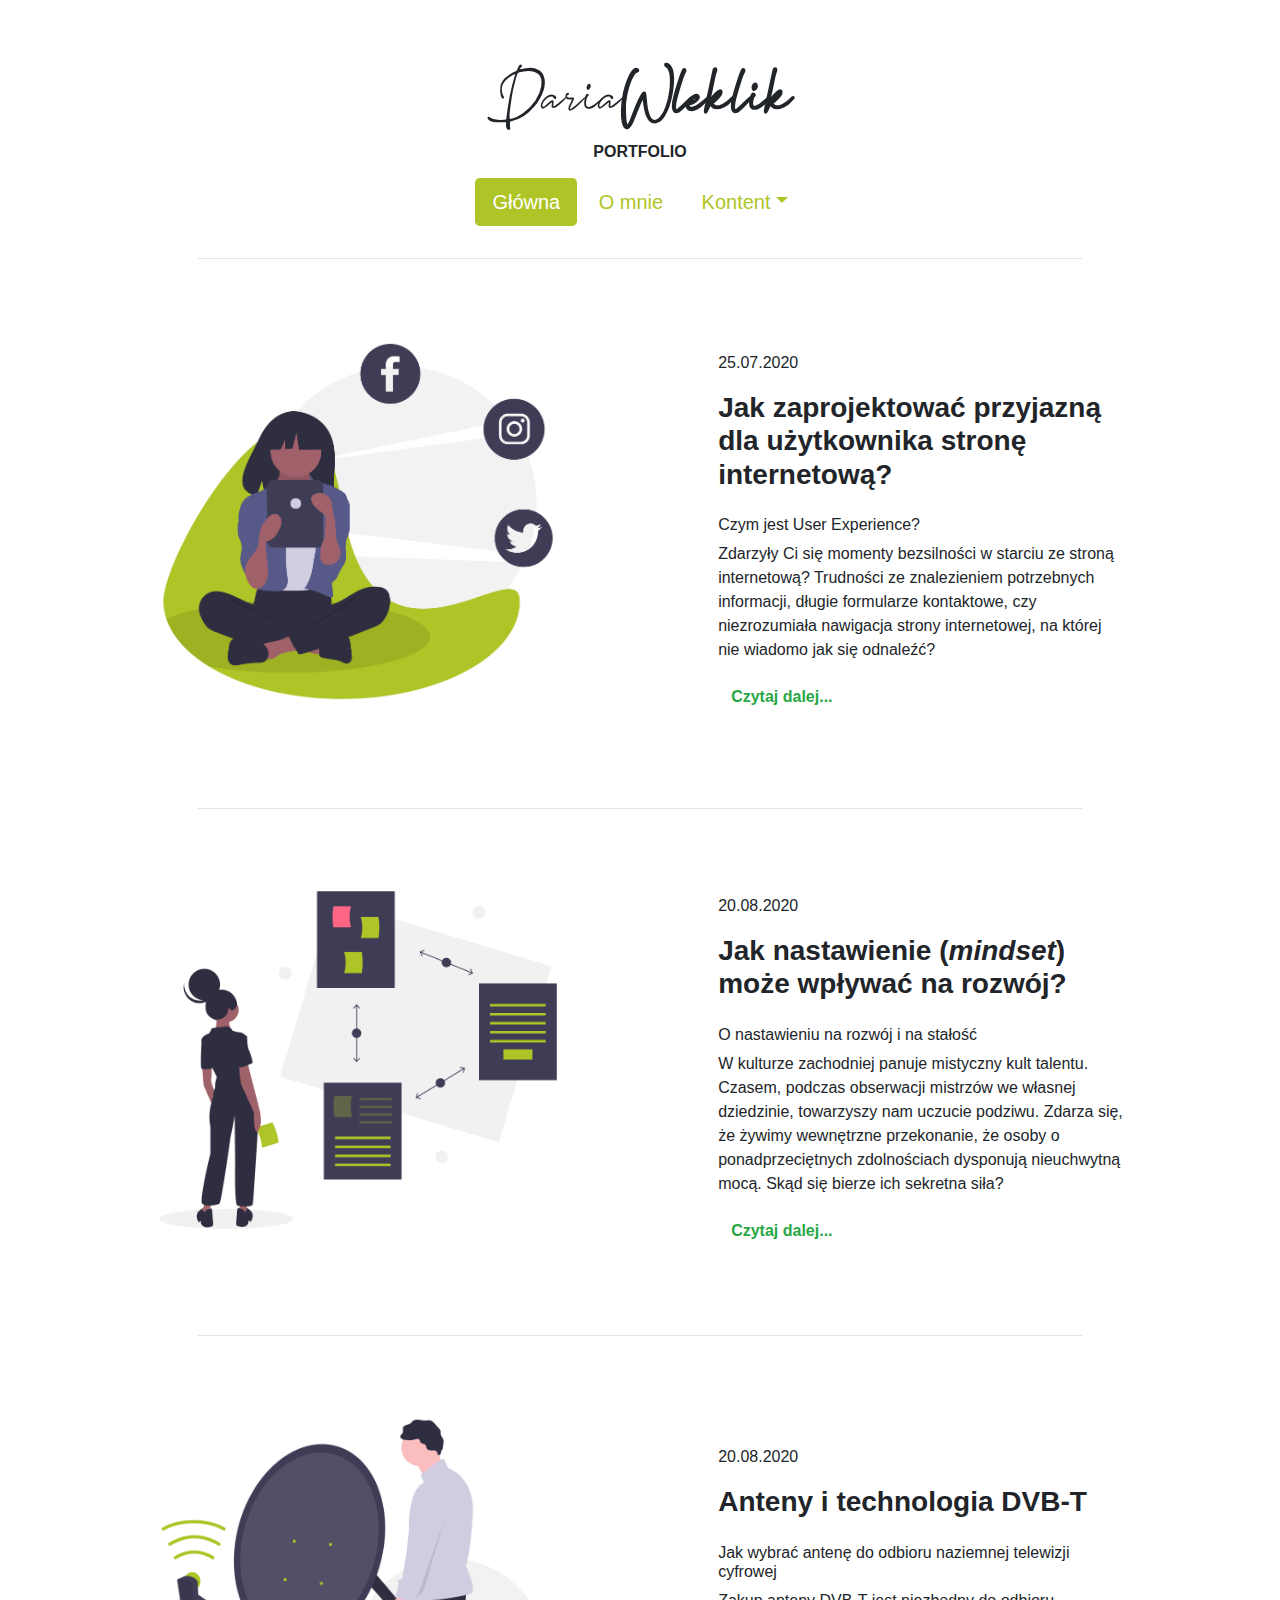
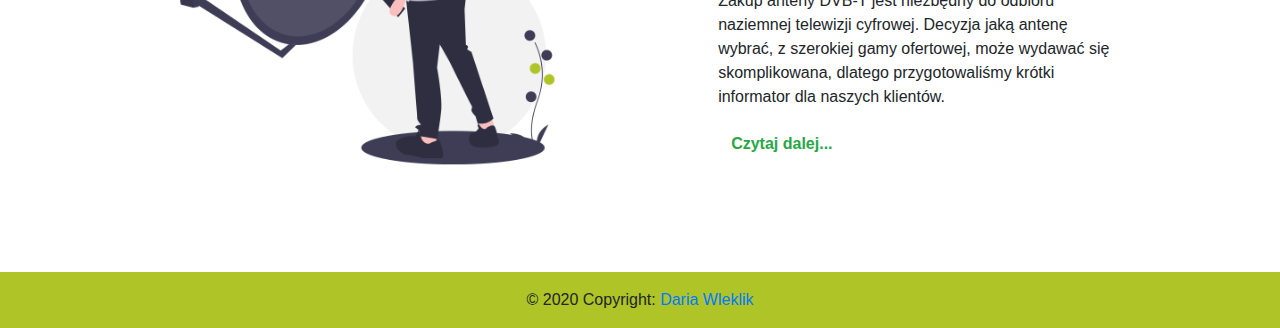
<file: index.html>
<!DOCTYPE html>
<html lang="en">
   <head>
      <meta charset="UTF-8">
      <meta name="viewport" content="width=device-width, initial-scale=1.0">
      <title>Portfolio Daria Wleklik</title>
      <link rel="stylesheet" href="https://stackpath.bootstrapcdn.com/bootstrap/4.4.1/css/bootstrap.min.css" integrity="sha384-Vkoo8x4CGsO3+Hhxv8T/Q5PaXtkKtu6ug5TOeNV6gBiFeWPGFN9MuhOf23Q9Ifjh" crossorigin="anonymous">
      <!-- Google fonts -->
      <link href="https://fonts.googleapis.com/css?family=Raleway:400,700" rel="stylesheet">
      <!-- Font Awesome -->
      <link rel="stylesheet" href="https://use.fontawesome.com/releases/v5.4.1/css/all.css" integrity="sha384-5sAR7xN1Nv6T6+dT2mhtzEpVJvfS3NScPQTrOxhwjIuvcA67KV2R5Jz6kr4abQsz" crossorigin="anonymous">
      <!-- Main styles -->
      <link rel="stylesheet" href="css/blog.css">
   </head>
   <body>
      <div class="mask rgba-blue-slight">
         <div class="container flex-center text-center">
            <div class="row mt-5">
               <div class="col-md-12 wow fadeIn mb-3">
                  <h1 class="display-3 mb-2 wow fadeInDown" data-wow-delay="0.3s" >Daria<a class="indigo-text font-weight-bold">Wleklik</a></h1>
                  <h6 class="text-uppercase mb-3 mt-1 font-weight-bold wow fadeIn" data-wow-delay="0.4s">Portfolio</h6>
                  <nav>
                     <a class="selected btn btn-light-blue btn-lg" data-wow-delay="0.4s" href="index.html">Główna</a> 
                     <a class="btn btn-indigo btn-lg" data-wow-delay="0.4s" href="o-mnie.html">O mnie</a>
                     <a class="btn btn-light-blue btn-lg dropdown-toggle" id="navbardrop" data-toggle="dropdown" data-wow-delay="0.4s" href="content.html">Kontent</a>
                     <div class="dropdown-menu">
                        <a class="dropdown-item" href="articles.html">Artykuły</a>
                        <a class="dropdown-item" href="posts.html">Posty</a>
                        <!-- <a class="dropdown-item" href="articles.html">Realizacje stron www</a> -->
                     </div>
                  </nav>
               </div>
            </div>
         </div>
      </div>
      <hr class="col-8 under">
      <div class="container my-5 z-depth-1">
         <!--Section: Content-->
         <section class="dark-grey-text">
            <div class="row pr-lg-5 m-2">
               <div class="col-md-7 mb-4">
                  <div class="view">
                     <img src=img/girl.png class="img-fluid" alt="smaple image">
                  </div>
               </div>
               <div class="col-md-5 d-flex align-items-center">
                  <div>
                     <p>25.07.2020</p>
                     <h3 class="font-weight-bold mb-4">Jak zaprojektować przyjazną dla użytkownika stronę internetową?</h3>
                     <h6>Czym jest User Experience?</h6>
                     <p>Zdarzyły Ci się momenty bezsilności w starciu ze stroną internetową? Trudności ze znalezieniem potrzebnych informacji, długie formularze kontaktowe, czy niezrozumiała nawigacja strony internetowej, na której nie wiadomo jak się odnaleźć? </p>
                     <a href='userexperience.html'><button type="button" class="btn text-success btn-rounded mx-0"><strong>Czytaj dalej...</strong></button></a>  
                  </div>
               </div>
            </div>
         </section>
         <!--Section: Content-->
      </div>

      <hr class="col-8 under">
      <div class="container my-5 z-depth-1">
      
      <section class="dark-grey-text">
         <div class="row pr-lg-5 m-2">
            <div class="col-md-7 mb-4">
               <div class="view">
                  <img src=img/growth.png class="img-fluid" alt="smaple image">
               </div>
            </div>
            <div class="col-md-5 d-flex align-items-center">
               <div>
                  <p>20.08.2020</p>
                  <h3 class="font-weight-bold mb-4">Jak nastawienie (<i>mindset</i>) może wpływać na rozwój?</h3>
                  <h6>O nastawieniu na rozwój i na stałość</h6>
                  <p>W kulturze zachodniej panuje mistyczny kult talentu. Czasem, podczas obserwacji mistrzów we własnej dziedzinie, towarzyszy nam uczucie podziwu. 
                     Zdarza się, że żywimy wewnętrzne przekonanie, że osoby o ponadprzeciętnych zdolnościach dysponują nieuchwytną mocą. Skąd się bierze ich sekretna siła? </p>
                  <a href='mindset.html'><button type="button" class="btn text-success btn-rounded mx-0"><strong>Czytaj dalej...</strong></button></a>  
               </div>
            </div>
         </div>
      </section>
   </div>

   <hr class="col-8 under">
   <div class="container my-5 z-depth-1">

   <section class="dark-grey-text">
      <div class="row pr-lg-5 m-2">
         <div class="col-md-7 mb-4">
            <div class="view">
               <img src=img/signal.png class="img-fluid" alt="smaple image">
            </div>
         </div>
         <div class="col-md-5 d-flex align-items-center">
            <div>
               <p>20.08.2020</p>
               <h3 class="font-weight-bold mb-4">Anteny i technologia DVB-T</h3>
               <h6>Jak wybrać antenę do odbioru naziemnej telewizji cyfrowej</h6>
               <p>Zakup anteny DVB-T jest niezbędny do odbioru naziemnej telewizji cyfrowej.
                  Decyzja jaką antenę wybrać, z szerokiej gamy ofertowej, może wydawać się skomplikowana, 
                  dlatego przygotowaliśmy krótki informator dla naszych klientów.
               </p>
               <a href='dvbt.html'><button type="button" class="btn text-success btn-rounded mx-0"><strong>Czytaj dalej...</strong></button></a>  
            </div>
         </div>
      </div>
   </section>
</div>
     
      <footer class="page-footer font-small blue">
         <div class="footer-copyright text-center py-3">© 2020 Copyright:
            <a href="https://mdbootstrap.com/"> Daria Wleklik</a>
         </div>
      </footer>
      <script src="https://code.jquery.com/jquery-3.4.1.slim.min.js" integrity="sha384-J6qa4849blE2+poT4WnyKhv5vZF5SrPo0iEjwBvKU7imGFAV0wwj1yYfoRSJoZ+n" crossorigin="anonymous"></script>
      <script src="https://cdn.jsdelivr.net/npm/popper.js@1.16.0/dist/umd/popper.min.js" integrity="sha384-Q6E9RHvbIyZFJoft+2mJbHaEWldlvI9IOYy5n3zV9zzTtmI3UksdQRVvoxMfooAo" crossorigin="anonymous"></script>
      <script src="https://stackpath.bootstrapcdn.com/bootstrap/4.4.1/js/bootstrap.min.js" integrity="sha384-wfSDF2E50Y2D1uUdj0O3uMBJnjuUD4Ih7YwaYd1iqfktj0Uod8GCExl3Og8ifwB6" crossorigin="anonymous"></script>
      <script src="js/main.js"> </script>
   </body>
</html>
</file>
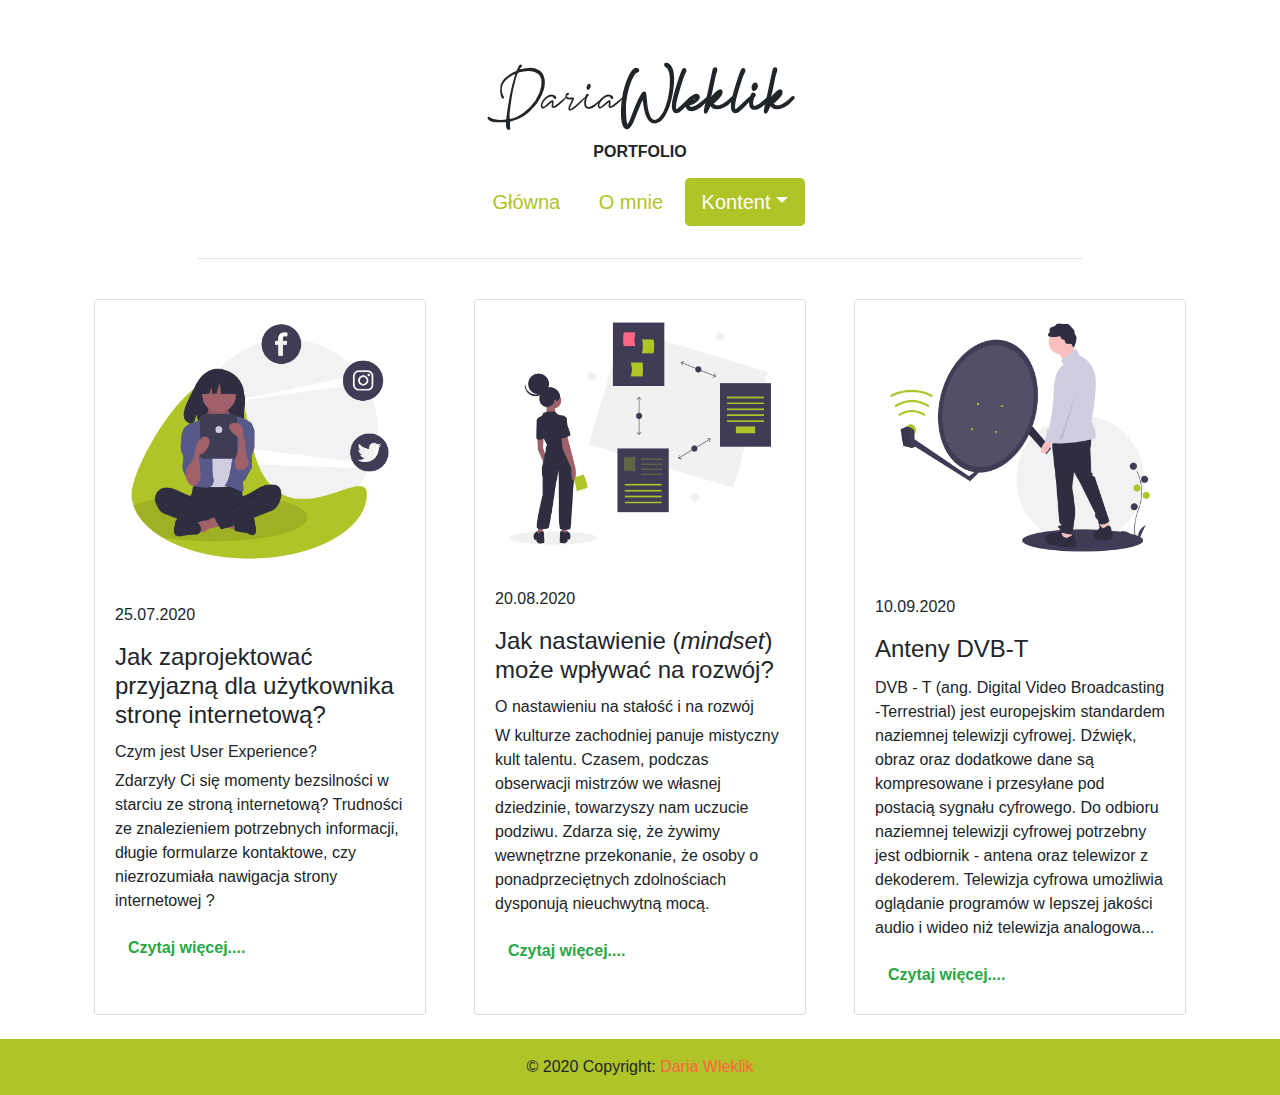
<file: articles.html>
<!DOCTYPE html>
<html lang="en">
   <head>
      <meta charset="UTF-8">
      <meta name="viewport" content="width=device-width, initial-scale=1.0">
      <title>Portfolio Daria Wleklik</title>
      <link rel="stylesheet" href="https://stackpath.bootstrapcdn.com/bootstrap/4.4.1/css/bootstrap.min.css" integrity="sha384-Vkoo8x4CGsO3+Hhxv8T/Q5PaXtkKtu6ug5TOeNV6gBiFeWPGFN9MuhOf23Q9Ifjh" crossorigin="anonymous">
      <!-- Google fonts -->
      <link href="https://fonts.googleapis.com/css?family=Raleway:400,700" rel="stylesheet">
      <!-- Font Awesome -->
      <link rel="stylesheet" href="https://use.fontawesome.com/releases/v5.4.1/css/all.css" integrity="sha384-5sAR7xN1Nv6T6+dT2mhtzEpVJvfS3NScPQTrOxhwjIuvcA67KV2R5Jz6kr4abQsz" crossorigin="anonymous">
      <!-- Main styles -->
      <link rel="stylesheet" href="css/articles.css">
   </head>
   <body>
      <div class="mask rgba-blue-slight">
         <div class="container flex-center text-center">
            <div class="row mt-5">
               <div class="col-md-12 wow fadeIn mb-3">
                  <h1 class="display-3 mb-2 wow fadeInDown" data-wow-delay="0.3s" >Daria<a class="indigo-text font-weight-bold">Wleklik</a></h1>
                  <h6 class="text-uppercase mb-3 mt-1 font-weight-bold wow fadeIn" data-wow-delay="0.4s">Portfolio</h6>
                  <nav>
                     <a class="btn btn-light-blue btn-lg" data-wow-delay="0.4s" href="index.html">Główna</a>
                     <a class="btn btn-indigo btn-lg" data-wow-delay="0.4s" href="o-mnie.html">O mnie</a>
                     <a class="selected btn btn-light-blue btn-lg dropdown-toggle" id="navbardrop" data-toggle="dropdown" data-wow-delay="0.4s" href="content.html">Kontent</a>
                     <div class="dropdown-menu">
                        <a class="selected dropdown-item" href="articles.html">Artykuły</a>
                        <a class="dropdown-item" href="posts.html">Posty</a>
                        <!-- <a class="dropdown-item" href="realizacje.html">Realizacje stron www</a> -->
                     </div>
                  </nav>
               </div>
            </div>
         </div>
      </div>
      <hr class="col-8 under">
      <div class="container">
         <div class="row">
            <!-- Card deck -->
            <div class="card-deck">
               <!-- Card -->
               <div class="card m-4">
                  <!--Card image-->
                  <div class="view overlay">
                     <img class="card-img-top" src="img/girl.png"
                        alt="Card image cap">
                     <a href="#!">
                        <div class="mask rgba-white-slight"></div>
                     </a>
                  </div>
                  <!--Card content-->
                  <div class="card-body">
                     <p>25.07.2020</p>
                     <!--Title-->
                     <h4 class="card-title">Jak zaprojektować przyjazną dla użytkownika stronę internetową?</h4>
                     <!--Text-->
                     <h6 class="card-text">Czym jest User Experience?</h6>
                     <p>Zdarzyły Ci się momenty bezsilności w starciu ze stroną internetową? Trudności ze znalezieniem potrzebnych informacji, długie formularze kontaktowe, czy niezrozumiała nawigacja strony internetowej ?</p>

                     <!-- Provides extra visual weight and identifies the primary action in a set of buttons -->
                     <a href='userexperience.html'><button type="button" class="btn btn-light-blue text-success btn-md"><strong>Czytaj więcej....</strong></button></a>
                  </div>
               </div>
               <!-- Card -->
               <!-- Card -->
               <div class="card m-4">
                  <!--Card image-->
                  <div class="view overlay">
                     <img class="card-img-top" src="img/growth.png"
                        alt="Card image cap">
                     <a href="#!">
                        <div class="mask rgba-white-slight"></div>
                     </a>
                  </div>
                  <!--Card content-->
                  <div class="card-body">
                     <p>20.08.2020</p>
                     <!--Title-->
                     <h4 class="card-title">Jak nastawienie (<i>mindset</i>) może wpływać na rozwój?</h4>
                     <!--Text-->
                     <h6 class="card-text">O nastawieniu na stałość i na rozwój</h6>
                     <p>W kulturze zachodniej panuje mistyczny kult talentu. Czasem, podczas obserwacji mistrzów we własnej dziedzinie, towarzyszy nam uczucie podziwu.
                        Zdarza się, że żywimy wewnętrzne przekonanie, że osoby o ponadprzeciętnych zdolnościach dysponują nieuchwytną mocą.</p>
                     <a href='mindset.html'><button type="button" class="btn btn-light-blue text-success btn-md"><strong>Czytaj więcej....</strong></button></a>

                  </div>
               </div>
               <!-- Card -->
               <!-- Card -->
               <div class="card m-4">
                  <!--Card image-->
                  <div class="view overlay">
                     <img class="card-img-top" src="img/signal.png"
                        alt="Card image cap">
                     <a href="#!">
                        <div class="mask rgba-white-slight"></div>
                     </a>
                  </div>
                  <!--Card content-->
                  <div class="card-body">
                     <p>10.09.2020</p>
                     <!--Title-->
                     <h4 class="card-title">Anteny DVB-T</h4>
                     <!--Text-->
                     <p class="card-text">
                        DVB - T (ang. Digital Video Broadcasting -Terrestrial) jest europejskim standardem naziemnej telewizji cyfrowej. 
                   Dźwięk, obraz oraz dodatkowe dane są kompresowane i przesyłane pod postacią sygnału cyfrowego. Do odbioru naziemnej telewizji cyfrowej 
                   potrzebny jest odbiornik - antena oraz telewizor z dekoderem. Telewizja cyfrowa umożliwia oglądanie programów w lepszej jakości audio 
                   i wideo niż telewizja analogowa...
                     </p>
                     <a href='dvbt.html'><button type="button" class="btn btn-light-blue text-success btn-md"><strong>Czytaj więcej....</strong></button>
                     </a>
                  </div>
               </div>
               <!-- Card -->
            </div>
            <!-- Card deck -->
         </div>
      </div>
      <footer class="page-footer font-small blue">
         <div class="footer-copyright text-center py-3">© 2020 Copyright:
            <a href="https://mdbootstrap.com/"> Daria Wleklik</a>
         </div>
      </footer>
      <script src="https://code.jquery.com/jquery-3.4.1.slim.min.js" integrity="sha384-J6qa4849blE2+poT4WnyKhv5vZF5SrPo0iEjwBvKU7imGFAV0wwj1yYfoRSJoZ+n" crossorigin="anonymous"></script>
      <script src="https://cdn.jsdelivr.net/npm/popper.js@1.16.0/dist/umd/popper.min.js" integrity="sha384-Q6E9RHvbIyZFJoft+2mJbHaEWldlvI9IOYy5n3zV9zzTtmI3UksdQRVvoxMfooAo" crossorigin="anonymous"></script>
      <script src="https://stackpath.bootstrapcdn.com/bootstrap/4.4.1/js/bootstrap.min.js" integrity="sha384-wfSDF2E50Y2D1uUdj0O3uMBJnjuUD4Ih7YwaYd1iqfktj0Uod8GCExl3Og8ifwB6" crossorigin="anonymous"></script>
      <script src="js/main.js"> </script>
   </body>
</html>
</file>
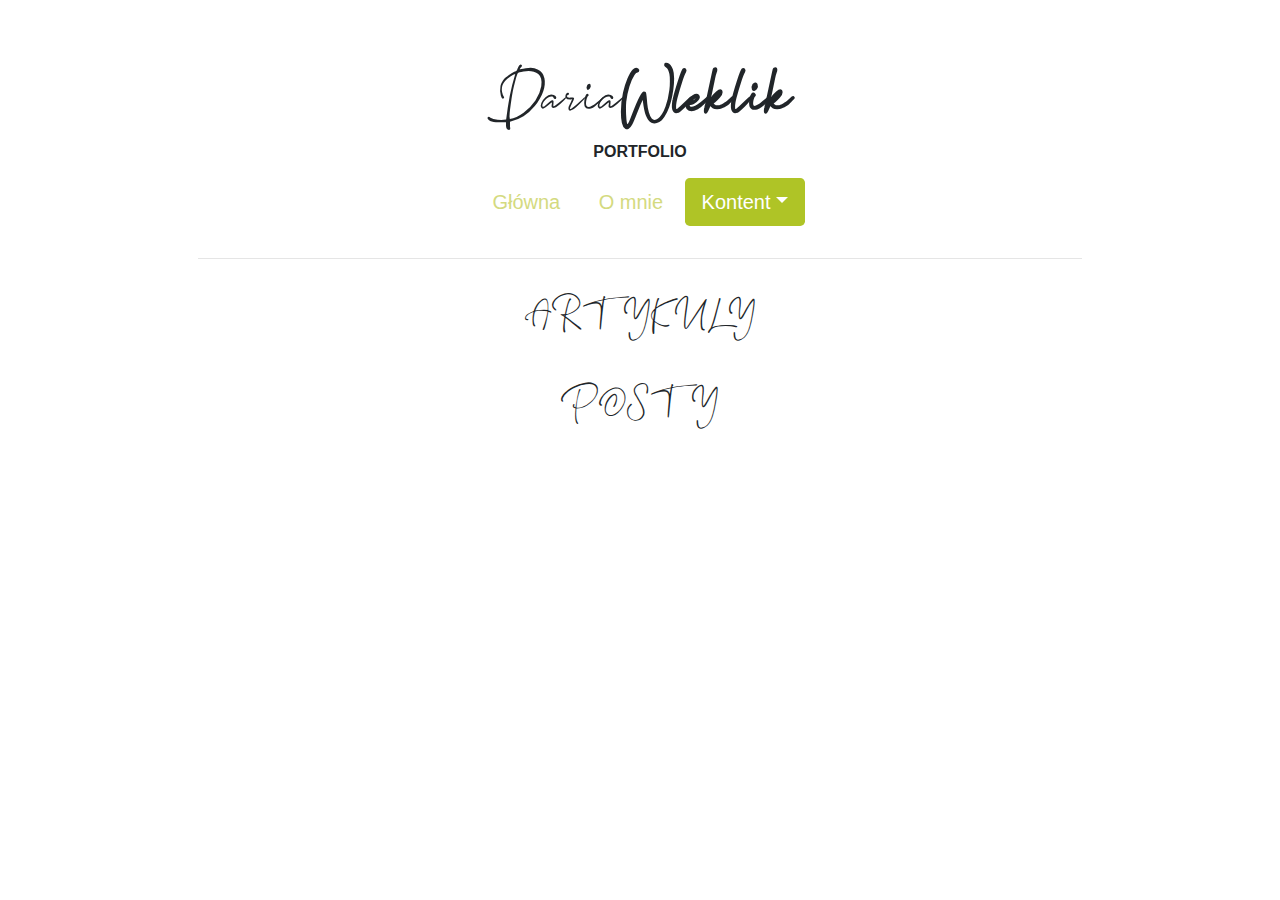
<file: content.html>
<!DOCTYPE html>
<html lang="en">
   <head>
      <meta charset="UTF-8">
      <meta name="viewport" content="width=device-width, initial-scale=1.0">
      <title>Portfolio Daria Wleklik</title>
      <link rel="stylesheet" href="https://stackpath.bootstrapcdn.com/bootstrap/4.4.1/css/bootstrap.min.css" integrity="sha384-Vkoo8x4CGsO3+Hhxv8T/Q5PaXtkKtu6ug5TOeNV6gBiFeWPGFN9MuhOf23Q9Ifjh" crossorigin="anonymous">
      <!-- Google fonts -->
      <link href="https://fonts.googleapis.com/css?family=Raleway:400,700" rel="stylesheet">
      <!-- Font Awesome -->
      <link rel="stylesheet" href="https://use.fontawesome.com/releases/v5.4.1/css/all.css" integrity="sha384-5sAR7xN1Nv6T6+dT2mhtzEpVJvfS3NScPQTrOxhwjIuvcA67KV2R5Jz6kr4abQsz" crossorigin="anonymous">
      <link rel="stylesheet" href="fonts/Mitchellia Demo/Mitchellia-Demo.ttf">
      <!-- Main styles -->
      <link rel="stylesheet" href="css/kontakt.css">
   </head>
   </head>
   <body>
      <div class="mask rgba-blue-slight">
         <div class="container flex-center text-center">
            <div class="row mt-5">
               <div class="col-md-12 wow fadeIn mb-3">
                  <h1 class="display-3 mb-2 wow fadeInDown" data-wow-delay="0.3s" >Daria<a class="indigo-text font-weight-bold">Wleklik</a></h1>
                  <h6 class="text-uppercase mb-3 mt-1 font-weight-bold wow fadeIn" data-wow-delay="0.4s">Portfolio</h6>
                  <nav>
                     <a class="btn btn-light-blue btn-lg" data-wow-delay="0.4s" href="index.html">Główna</a> 
                     <a class="btn btn-indigo btn-lg" data-wow-delay="0.4s" href="o-mnie.html">O mnie</a>
                     <a class="selected btn btn-light-blue btn-lg dropdown-toggle" id="navbardrop" data-toggle="dropdown" data-wow-delay="0.4s" href="content.html">Kontent</a>
                     <div class="dropdown-menu">
                        <a class="dropdown-item" href="articles.html">Artykuły</a>
                        <a class="dropdown-item" href="posts.html">Posty</a>
                        <!-- <a class="dropdown-item" href="realizacje.html">Realizacje stron www</a> -->
                     </div>
                  </nav>
               </div>
            </div>
         </div>
      </div>
      <hr class="col-8 under">
      <div class="container">
         <div class="row d-flex text-center m-4">
            <a class="dropdown-item" href="articles.html">
               <h1>ARTYKULY</h1>
            </a>
         </div>
         <div class="row d-flex text-center m-4">
            <a class="dropdown-item" href="posts.html">
               <h1>POSTY</h1>
            </a>
         </div>
         <!-- <div class="row d-flex text-center m-4">
            <a class="dropdown-item" href="realizacje.html">
               <h1>Realizacje WWW</h1>
            </a> -->
         </div>
      </div>
      <script src="https://code.jquery.com/jquery-3.4.1.slim.min.js" integrity="sha384-J6qa4849blE2+poT4WnyKhv5vZF5SrPo0iEjwBvKU7imGFAV0wwj1yYfoRSJoZ+n" crossorigin="anonymous"></script>
      <script src="https://cdn.jsdelivr.net/npm/popper.js@1.16.0/dist/umd/popper.min.js" integrity="sha384-Q6E9RHvbIyZFJoft+2mJbHaEWldlvI9IOYy5n3zV9zzTtmI3UksdQRVvoxMfooAo" crossorigin="anonymous"></script>
      <script src="https://stackpath.bootstrapcdn.com/bootstrap/4.4.1/js/bootstrap.min.js" integrity="sha384-wfSDF2E50Y2D1uUdj0O3uMBJnjuUD4Ih7YwaYd1iqfktj0Uod8GCExl3Og8ifwB6" crossorigin="anonymous"></script>
      <script src="js/main.js"> </script>
   </body>
</html>
</file>
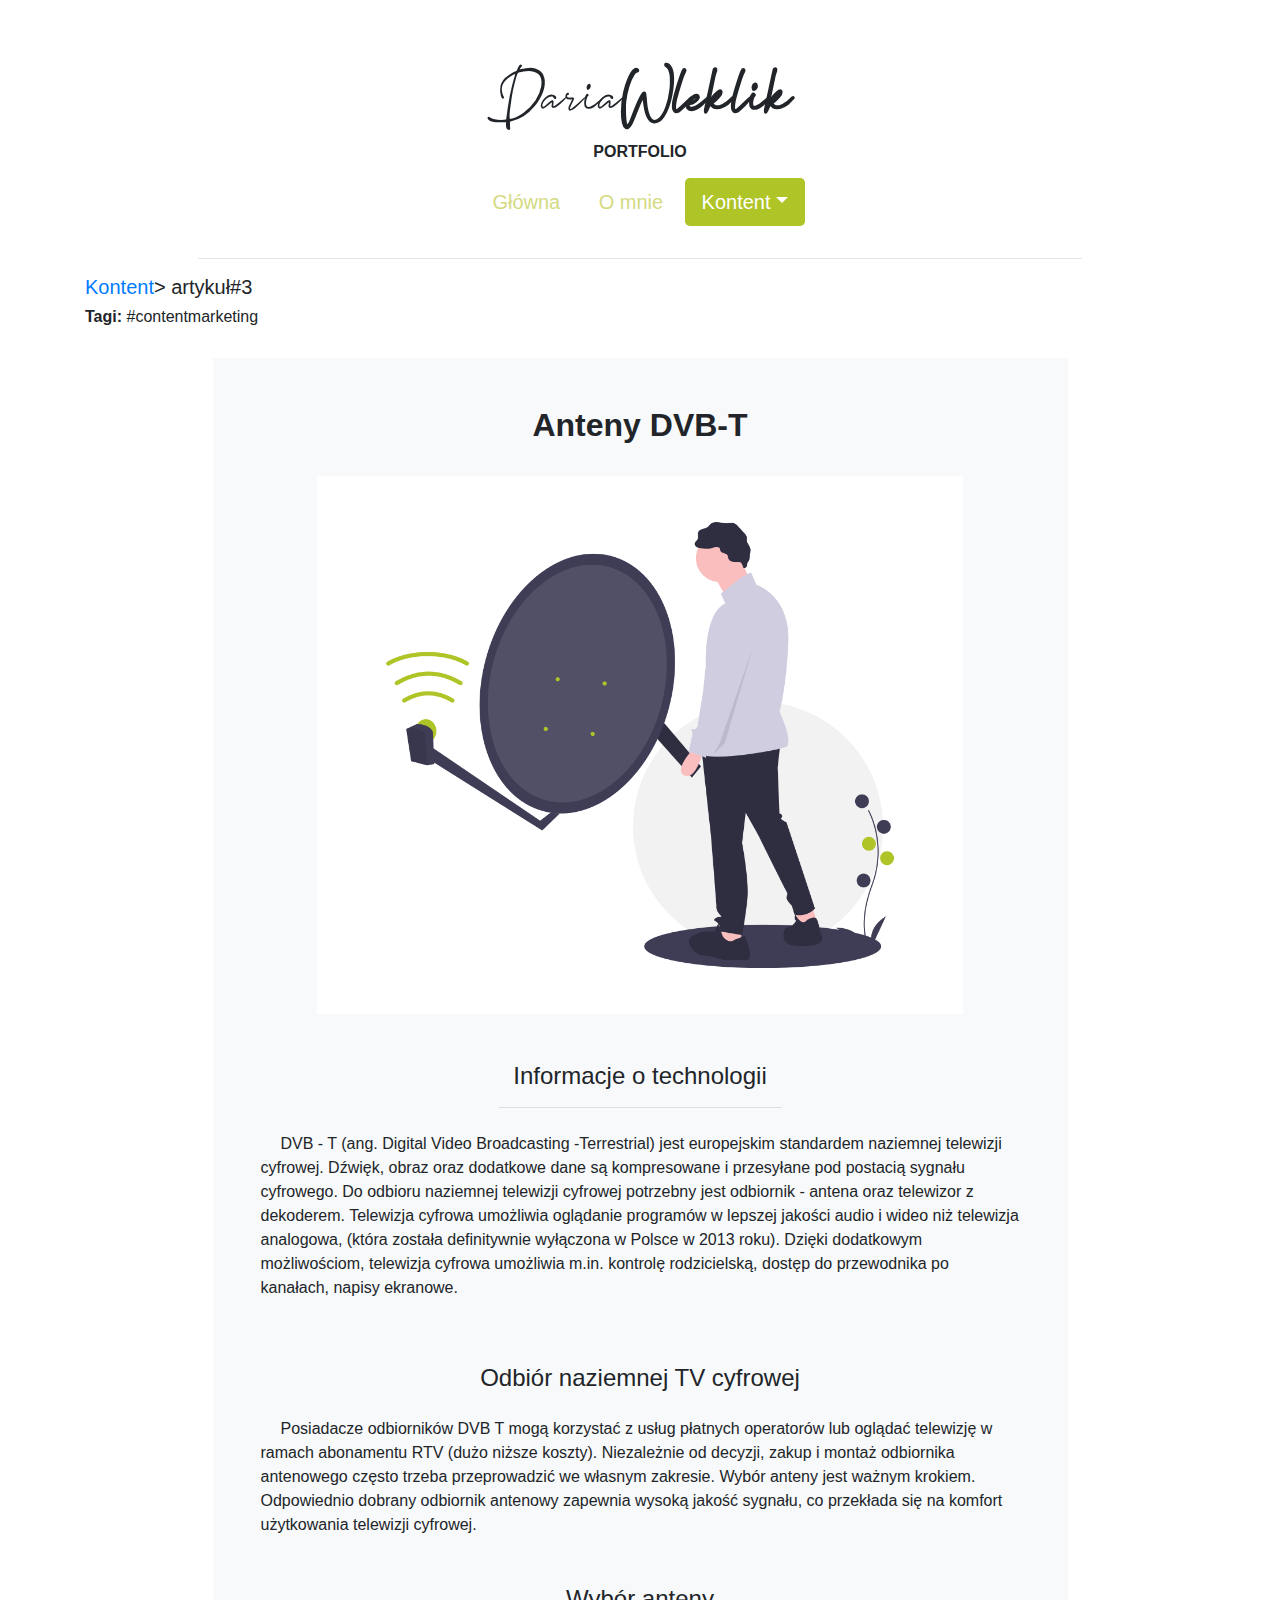
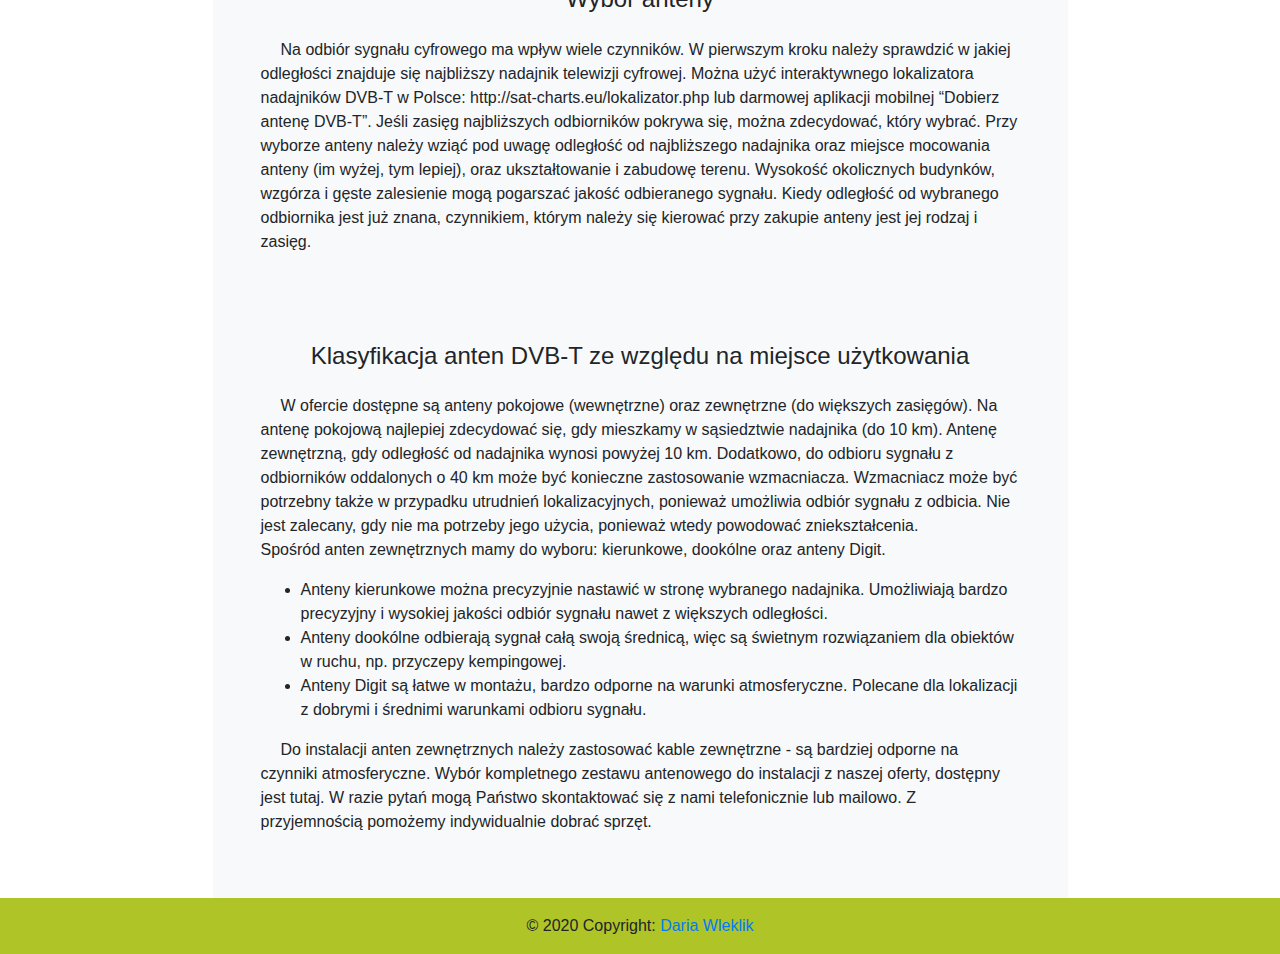
<file: dvbt.html>
<!DOCTYPE html>
<html lang="en">
   <head>
      <meta charset="UTF-8">
      <meta name="viewport" content="width=device-width, initial-scale=1.0">
      <title>Portfolio Daria Wleklik</title>
      <link rel="stylesheet" href="https://stackpath.bootstrapcdn.com/bootstrap/4.4.1/css/bootstrap.min.css" integrity="sha384-Vkoo8x4CGsO3+Hhxv8T/Q5PaXtkKtu6ug5TOeNV6gBiFeWPGFN9MuhOf23Q9Ifjh" crossorigin="anonymous">
      <!-- Google fonts -->
      <link href="https://fonts.googleapis.com/css?family=Raleway:400,700" rel="stylesheet">
      <!-- Font Awesome -->
      <link rel="stylesheet" href="https://use.fontawesome.com/releases/v5.4.1/css/all.css" integrity="sha384-5sAR7xN1Nv6T6+dT2mhtzEpVJvfS3NScPQTrOxhwjIuvcA67KV2R5Jz6kr4abQsz" crossorigin="anonymous">
      <link rel="stylesheet" href="fonts/Mitchellia Demo/Mitchellia-Demo.ttf">
      <!-- Main styles -->
      <link rel="stylesheet" href="css/kontakt.css">
   </head>
   <body>
      <div class="mask rgba-blue-slight">
         <div class="container flex-center text-center">
            <div class="row mt-5">
               <div class="col-md-12 wow fadeIn mb-3">
                  <h1 class="display-3 mb-2 wow fadeInDown" data-wow-delay="0.3s" >Daria<a class="indigo-text font-weight-bold">Wleklik</a></h1>
                  <h6 class="text-uppercase mb-3 mt-1 font-weight-bold wow fadeIn" data-wow-delay="0.4s">Portfolio</h6>
                  <nav>
                     <a class="btn btn-light-blue btn-lg" data-wow-delay="0.4s" href="index.html">Główna</a> 
                     <!-- <a class="btn btn-light-blue btn-lg" data-wow-delay="0.4s" href="oferta.html">Oferta</a> 
                        <a class="btn btn-indigo btn-lg" data-wow-delay="0.4s" href="index-o-mnie.html">O mnie</a> -->
                     <a class="btn btn-indigo btn-lg" data-wow-delay="0.4s" href="o-mnie.html">O mnie</a>
                     <a class="selected btn btn-light-blue btn-lg dropdown-toggle" data-wow-delay="0.4s" href="content.html">Kontent</a>
                     <div class="dropdown-menu">
                        <a class="dropdown-item" href="userexperience.html">Artykuły</a>
                        <a class="dropdown-item" href="posts.html">Posty na Fb</a>
                        <a class="dropdown-item" href="realizacje.html">Realizacje stron www</a>
                     </div>
                  </nav>
               </div>
            </div>
         </div>
      </div>
      <hr class="col-8 under">
      <div class="container">
         <div>
            <h5><a href="content.html">Kontent</a>> artykuł#3</h5>
            <h6><strong>Tagi: </strong>#contentmarketing</h6>
            <br>
         </div>
         <div class="row d-flex justify-content-center">
            <div class="col-9 bg-light p-5">
               <h2 class="text-center font-weight-bold mb-2">Anteny DVB-T</h2>
               <br>
               <div style="display: flex; justify-content: center;"><img src="img/signal.png">
               </div>
               <h4 class="text-center mt-5 ">Informacje o technologii </h4>
               <hr class="col-4 mb-4">
               <p class="align-left">DVB - T (ang. Digital Video Broadcasting -Terrestrial) jest europejskim standardem naziemnej telewizji cyfrowej. 
                   Dźwięk, obraz oraz dodatkowe dane są kompresowane i przesyłane pod postacią sygnału cyfrowego. Do odbioru naziemnej telewizji cyfrowej 
                   potrzebny jest odbiornik - antena oraz telewizor z dekoderem. Telewizja cyfrowa umożliwia oglądanie programów w lepszej jakości audio 
                   i wideo niż telewizja analogowa, (która została definitywnie wyłączona w Polsce w 2013 roku). Dzięki dodatkowym możliwościom, 
                   telewizja cyfrowa umożliwia m.in. kontrolę rodzicielską, dostęp do przewodnika po kanałach, napisy ekranowe.
               </p>
               <br>
               <h4 class="text-center mt-4 mb-4">Odbiór naziemnej TV cyfrowej </h4>
               <p>Posiadacze odbiorników DVB T mogą korzystać z usług płatnych operatorów lub oglądać telewizję w ramach abonamentu RTV 
                   (dużo niższe koszty). Niezależnie od decyzji, zakup i montaż odbiornika antenowego często trzeba przeprowadzić we własnym 
                   zakresie. Wybór anteny jest ważnym krokiem. Odpowiednio dobrany odbiornik antenowy zapewnia wysoką jakość sygnału, 
                   co przekłada się na komfort użytkowania telewizji cyfrowej. 
               </p>
               <h4 class="text-center mt-5 mb-4">Wybór anteny</h4>
               <p>Na odbiór sygnału cyfrowego ma wpływ wiele czynników. W pierwszym kroku należy sprawdzić w jakiej odległości znajduje 
                   się najbliższy nadajnik telewizji cyfrowej. Można użyć interaktywnego lokalizatora nadajników DVB-T w Polsce: 
                   http://sat-charts.eu/lokalizator.php lub darmowej aplikacji mobilnej “Dobierz antenę DVB-T”. Jeśli zasięg najbliższych 
                   odbiorników pokrywa się, można zdecydować, który wybrać. Przy wyborze anteny należy wziąć pod uwagę odległość od 
                   najbliższego nadajnika oraz miejsce mocowania anteny (im wyżej, tym lepiej), oraz ukształtowanie i zabudowę terenu. 
                   Wysokość okolicznych budynków, wzgórza i gęste zalesienie mogą pogarszać jakość odbieranego sygnału. Kiedy odległość 
                   od wybranego odbiornika jest już znana, czynnikiem, którym należy się kierować przy zakupie anteny jest jej rodzaj i zasięg. 
               </p>
               <br>
               <h4 class="text-center mt-5 mb-4">Klasyfikacja anten DVB-T ze względu na miejsce użytkowania
               </h4>
               <p>W ofercie dostępne są anteny pokojowe (wewnętrzne) oraz zewnętrzne (do większych zasięgów). Na antenę pokojową najlepiej 
                   zdecydować się, gdy mieszkamy w sąsiedztwie nadajnika (do 10 km). Antenę zewnętrzną, gdy odległość od nadajnika wynosi 
                   powyżej 10 km. Dodatkowo, do odbioru sygnału z odbiorników oddalonych o 40 km może być konieczne zastosowanie wzmacniacza. 
                   Wzmacniacz może być potrzebny także w przypadku utrudnień lokalizacyjnych, ponieważ umożliwia odbiór sygnału z odbicia. 
                   Nie jest zalecany, gdy nie ma potrzeby jego użycia, ponieważ wtedy powodować zniekształcenia.<br>Spośród anten zewnętrznych mamy do wyboru: 
                   kierunkowe, dookólne oraz anteny Digit.
                   <br>
                   <ul>
                       <li>Anteny kierunkowe można precyzyjnie nastawić w stronę wybranego nadajnika. Umożliwiają bardzo precyzyjny i 
                           wysokiej jakości odbiór sygnału nawet z większych odległości.</li>
                       <li>Anteny dookólne odbierają sygnał całą swoją średnicą, więc są świetnym rozwiązaniem dla obiektów w ruchu, 
                           np. przyczepy kempingowej.</li>
                       <li>Anteny Digit są łatwe w montażu, bardzo odporne na warunki atmosferyczne. 
                           Polecane dla lokalizacji z dobrymi i średnimi warunkami odbioru sygnału.</li>
                   </ul>
                </p>
                <p>
                    Do instalacji anten zewnętrznych należy zastosować kable zewnętrzne - są bardziej odporne na czynniki atmosferyczne. 
                    Wybór kompletnego zestawu antenowego do instalacji z naszej oferty, dostępny jest tutaj. 
                    W razie pytań mogą Państwo skontaktować się z nami telefonicznie lub mailowo. Z przyjemnością pomożemy indywidualnie dobrać sprzęt.
                </p>   
            </div>
         </div>
      </div>
      <footer class="page-footer font-small blue">
         <div class="footer-copyright text-center py-3">© 2020 Copyright:
            <a href="https://mdbootstrap.com/"> Daria Wleklik</a>
         </div>
      </footer>
      <script src="https://code.jquery.com/jquery-3.4.1.slim.min.js" integrity="sha384-J6qa4849blE2+poT4WnyKhv5vZF5SrPo0iEjwBvKU7imGFAV0wwj1yYfoRSJoZ+n" crossorigin="anonymous"></script>
      <script src="https://cdn.jsdelivr.net/npm/popper.js@1.16.0/dist/umd/popper.min.js" integrity="sha384-Q6E9RHvbIyZFJoft+2mJbHaEWldlvI9IOYy5n3zV9zzTtmI3UksdQRVvoxMfooAo" crossorigin="anonymous"></script>
      <script src="https://stackpath.bootstrapcdn.com/bootstrap/4.4.1/js/bootstrap.min.js" integrity="sha384-wfSDF2E50Y2D1uUdj0O3uMBJnjuUD4Ih7YwaYd1iqfktj0Uod8GCExl3Og8ifwB6" crossorigin="anonymous"></script>
      <script src="js/main.js"> </script>
   </body>
</html>
</file>
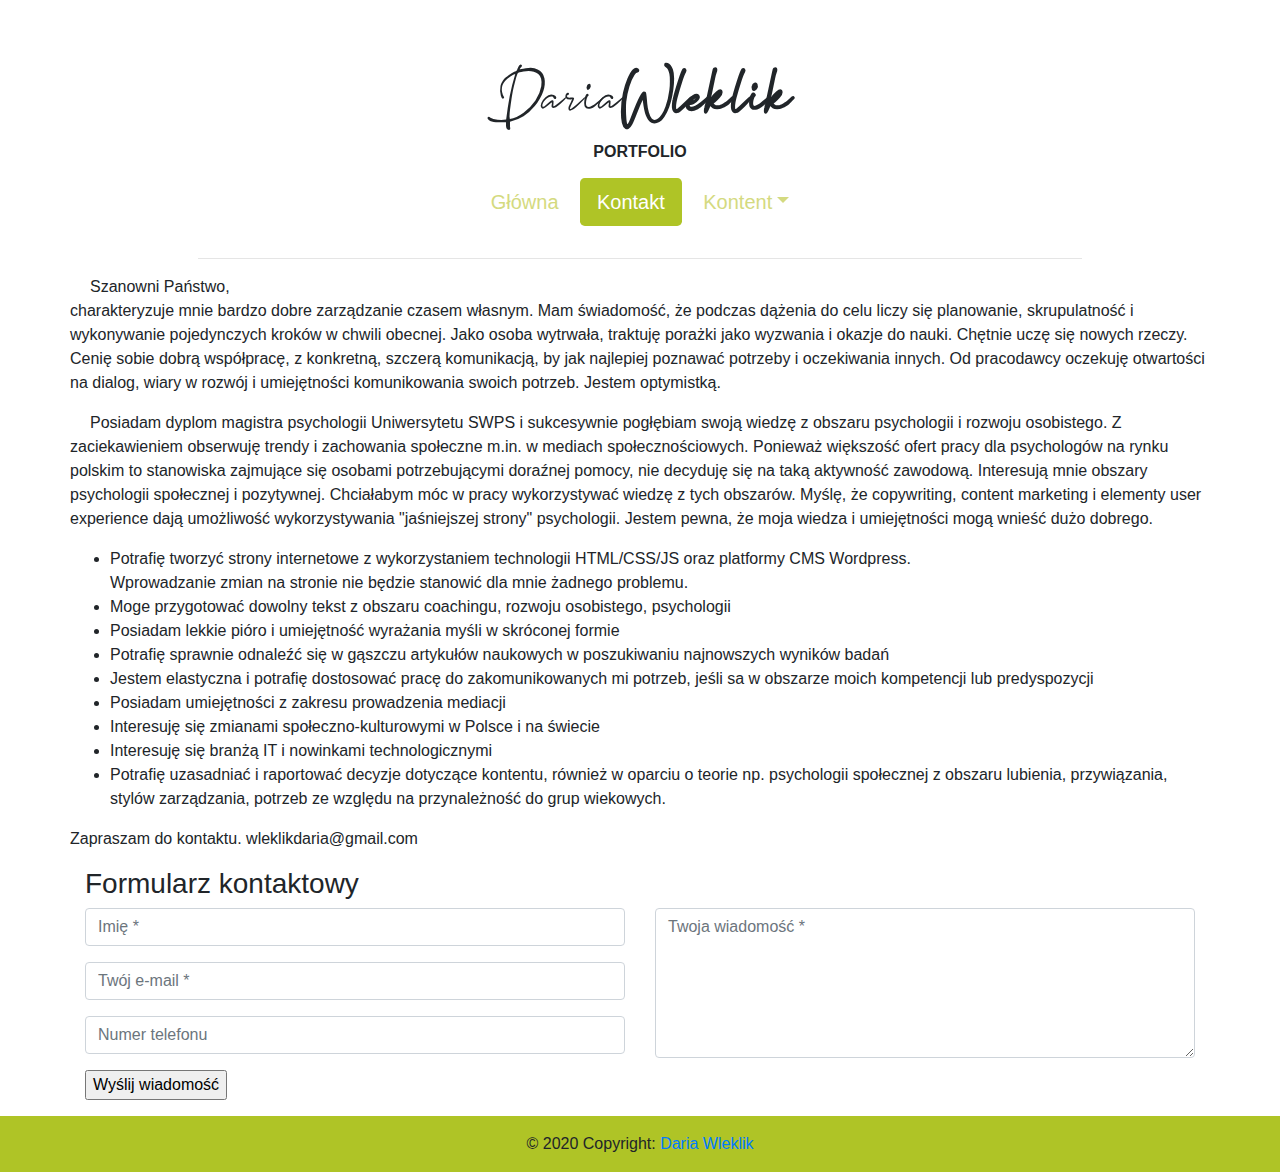
<file: kontakt.html>
<!DOCTYPE html>
<html lang="en">
   <head>
      <meta charset="UTF-8">
      <meta name="viewport" content="width=device-width, initial-scale=1.0">
      <title>Mental Flourishing</title>
      <link rel="stylesheet" href="https://stackpath.bootstrapcdn.com/bootstrap/4.4.1/css/bootstrap.min.css" integrity="sha384-Vkoo8x4CGsO3+Hhxv8T/Q5PaXtkKtu6ug5TOeNV6gBiFeWPGFN9MuhOf23Q9Ifjh" crossorigin="anonymous">
      <!-- Google fonts -->
      <link href="https://fonts.googleapis.com/css?family=Raleway:400,700" rel="stylesheet">
      <!-- Font Awesome -->
      <link rel="stylesheet" href="https://use.fontawesome.com/releases/v5.4.1/css/all.css" integrity="sha384-5sAR7xN1Nv6T6+dT2mhtzEpVJvfS3NScPQTrOxhwjIuvcA67KV2R5Jz6kr4abQsz" crossorigin="anonymous">
      <link rel="stylesheet" href="fonts/Mitchellia Demo/Mitchellia-Demo.ttf">
      <!-- Main styles -->
      <link rel="stylesheet" href="css/kontakt.css">
   </head>
   <body>
      <div class="mask rgba-blue-slight">
         <div class="container flex-center text-center">
            <div class="row mt-5">
               <div class="col-md-12 wow fadeIn mb-3">
                  <h1 class="display-3 mb-2 wow fadeInDown" data-wow-delay="0.3s" >Daria<a class="indigo-text font-weight-bold">Wleklik</a></h1>
                  <h6 class="text-uppercase mb-3 mt-1 font-weight-bold wow fadeIn" data-wow-delay="0.4s">Portfolio</h6>
                  <nav>
                     <a class="btn btn-light-blue btn-lg" data-wow-delay="0.4s" href="index.html">Główna</a> 
                     <a class="selected btn btn-indigo btn-lg" data-wow-delay="0.4s" href="kontakt.html">Kontakt</a>
                     <a class="btn btn-light-blue btn-lg dropdown-toggle" data-wow-delay="0.4s" href="content.html">Kontent</a>
                     <div class="dropdown-menu">
                        <a class="dropdown-item" href="userexperience.html">Artykuły</a>
                        <a class="dropdown-item" href="#">Posty na Fb</a>
                        <a class="dropdown-item" href="#">Realizacje stron www</a>
                     </div>
                  </nav>
               </div>
            </div>
         </div>
      </div>
      <hr class="col-8 under">
      <div class="container">
         <div class="row">
            <div>
               <p>Szanowni Państwo,<br> charakteryzuje mnie bardzo dobre zarządzanie czasem własnym.
                  Mam świadomość, że podczas dążenia do celu liczy się planowanie, skrupulatność i wykonywanie pojedynczych kroków w chwili obecnej.
                  Jako osoba wytrwała, traktuję porażki jako wyzwania i okazje do nauki. Chętnie uczę się nowych rzeczy. 
                  Cenię sobie dobrą współpracę, z konkretną, szczerą komunikacją, by jak najlepiej poznawać potrzeby i oczekiwania innych.
                  Od pracodawcy oczekuję otwartości na dialog, wiary w rozwój i umiejętności komunikowania swoich potrzeb.
                  Jestem optymistką.
               </p>
            </div>
            <div>
               <p>Posiadam dyplom magistra psychologii Uniwersytetu SWPS i sukcesywnie pogłębiam swoją wiedzę z obszaru psychologii i rozwoju osobistego. 
                  Z zaciekawieniem obserwuję trendy i zachowania społeczne m.in. w mediach społecznościowych.
                  Ponieważ większość ofert pracy dla psychologów na rynku polskim to stanowiska zajmujące się osobami potrzebującymi doraźnej pomocy,
                  nie decyduję się na taką aktywność zawodową. Interesują mnie obszary psychologii społecznej i pozytywnej. 
                  Chciałabym móc w pracy wykorzystywać wiedzę z tych obszarów. 
                  Myślę, że copywriting, content marketing i elementy user experience dają umożliwość wykorzystywania "jaśniejszej strony" psychologii.
                  Jestem pewna, że moja wiedza i umiejętności mogą wnieść dużo dobrego.
                  <ul>
                     <li>Potrafię tworzyć strony internetowe z wykorzystaniem technologii HTML/CSS/JS oraz platformy CMS Wordpress.<br>
                        Wprowadzanie zmian na stronie nie będzie stanowić dla mnie żadnego problemu. 
                     </li>
                     <li>
                        Moge przygotować dowolny tekst z obszaru coachingu, rozwoju osobistego, psychologii
                     </li>
                     <li>
                        Posiadam lekkie pióro i umiejętność wyrażania myśli w skróconej formie
                     </li>
                     <li>
                        Potrafię sprawnie odnaleźć się w gąszczu artykułów naukowych w poszukiwaniu najnowszych wyników badań
                     </li>
                     <li>
                        Jestem elastyczna i potrafię dostosować pracę do zakomunikowanych mi potrzeb, 
                        jeśli sa w obszarze moich kompetencji lub predyspozycji
                     </li>
                     <li>
                        Posiadam umiejętności z zakresu prowadzenia mediacji
                     </li>
                     <li>Interesuję się zmianami społeczno-kulturowymi w Polsce i na świecie
                     </li>
                     <li>Interesuję się branżą IT i nowinkami technologicznymi
                     </li>
                     <li>
                        Potrafię uzasadniać i raportować decyzje dotyczące kontentu, również w oparciu o teorie np. psychologii społecznej z obszaru lubienia, przywiązania, stylów zarządzania, potrzeb
                        ze względu na przynależność do grup wiekowych.
                     </li>
                  </ul>
                  
                  Zapraszam do kontaktu. wleklikdaria@gmail.com
               </p>
            </div>
         </div>
      </div>
      <div class="container contact-form">
         <div class="contact-image">
            <i class="fas fa-smile"></i>
         </div>
         <form  action="https://formspree.io/myyneyrz" method="POST">
            <h3>Formularz kontaktowy</h3>
            <div class="row">
               <div class="col-md-6">
                  <div class="form-group">
                     <input type="text" name="txtName" class="form-control" placeholder="Imię *" value="" />
                  </div>
                  <div class="form-group">
                     <input type="text" name="txtEmail" class="form-control" placeholder="Twój e-mail *" value="" />
                  </div>
                  <div class="form-group">
                     <input type="text" name="txtPhone" class="form-control" placeholder="Numer telefonu" value="" />
                  </div>
                  <div class="form-group">
                     <input type="submit" name="btnSubmit" class="btnContact" value="Wyślij wiadomość" />
                  </div>
               </div>
               <div class="col-md-6">
                  <div class="form-group">
                     <textarea name="txtMsg" class="form-control" placeholder="Twoja wiadomość *" style="width: 100%; height: 150px;"></textarea>
                  </div>
               </div>
            </div>
         </form>
      </div>
      <footer class="page-footer font-small blue">
         <div class="footer-copyright text-center py-3">© 2020 Copyright:
            <a href="https://mdbootstrap.com/">Daria Wleklik</a>
         </div>
      </footer>
      <script src="https://code.jquery.com/jquery-3.4.1.slim.min.js" integrity="sha384-J6qa4849blE2+poT4WnyKhv5vZF5SrPo0iEjwBvKU7imGFAV0wwj1yYfoRSJoZ+n" crossorigin="anonymous"></script>
      <script src="https://cdn.jsdelivr.net/npm/popper.js@1.16.0/dist/umd/popper.min.js" integrity="sha384-Q6E9RHvbIyZFJoft+2mJbHaEWldlvI9IOYy5n3zV9zzTtmI3UksdQRVvoxMfooAo" crossorigin="anonymous"></script>
      <script src="https://stackpath.bootstrapcdn.com/bootstrap/4.4.1/js/bootstrap.min.js" integrity="sha384-wfSDF2E50Y2D1uUdj0O3uMBJnjuUD4Ih7YwaYd1iqfktj0Uod8GCExl3Og8ifwB6" crossorigin="anonymous"></script>
      <script src="js/main.js"> </script>
   </body>
</html>
</file>
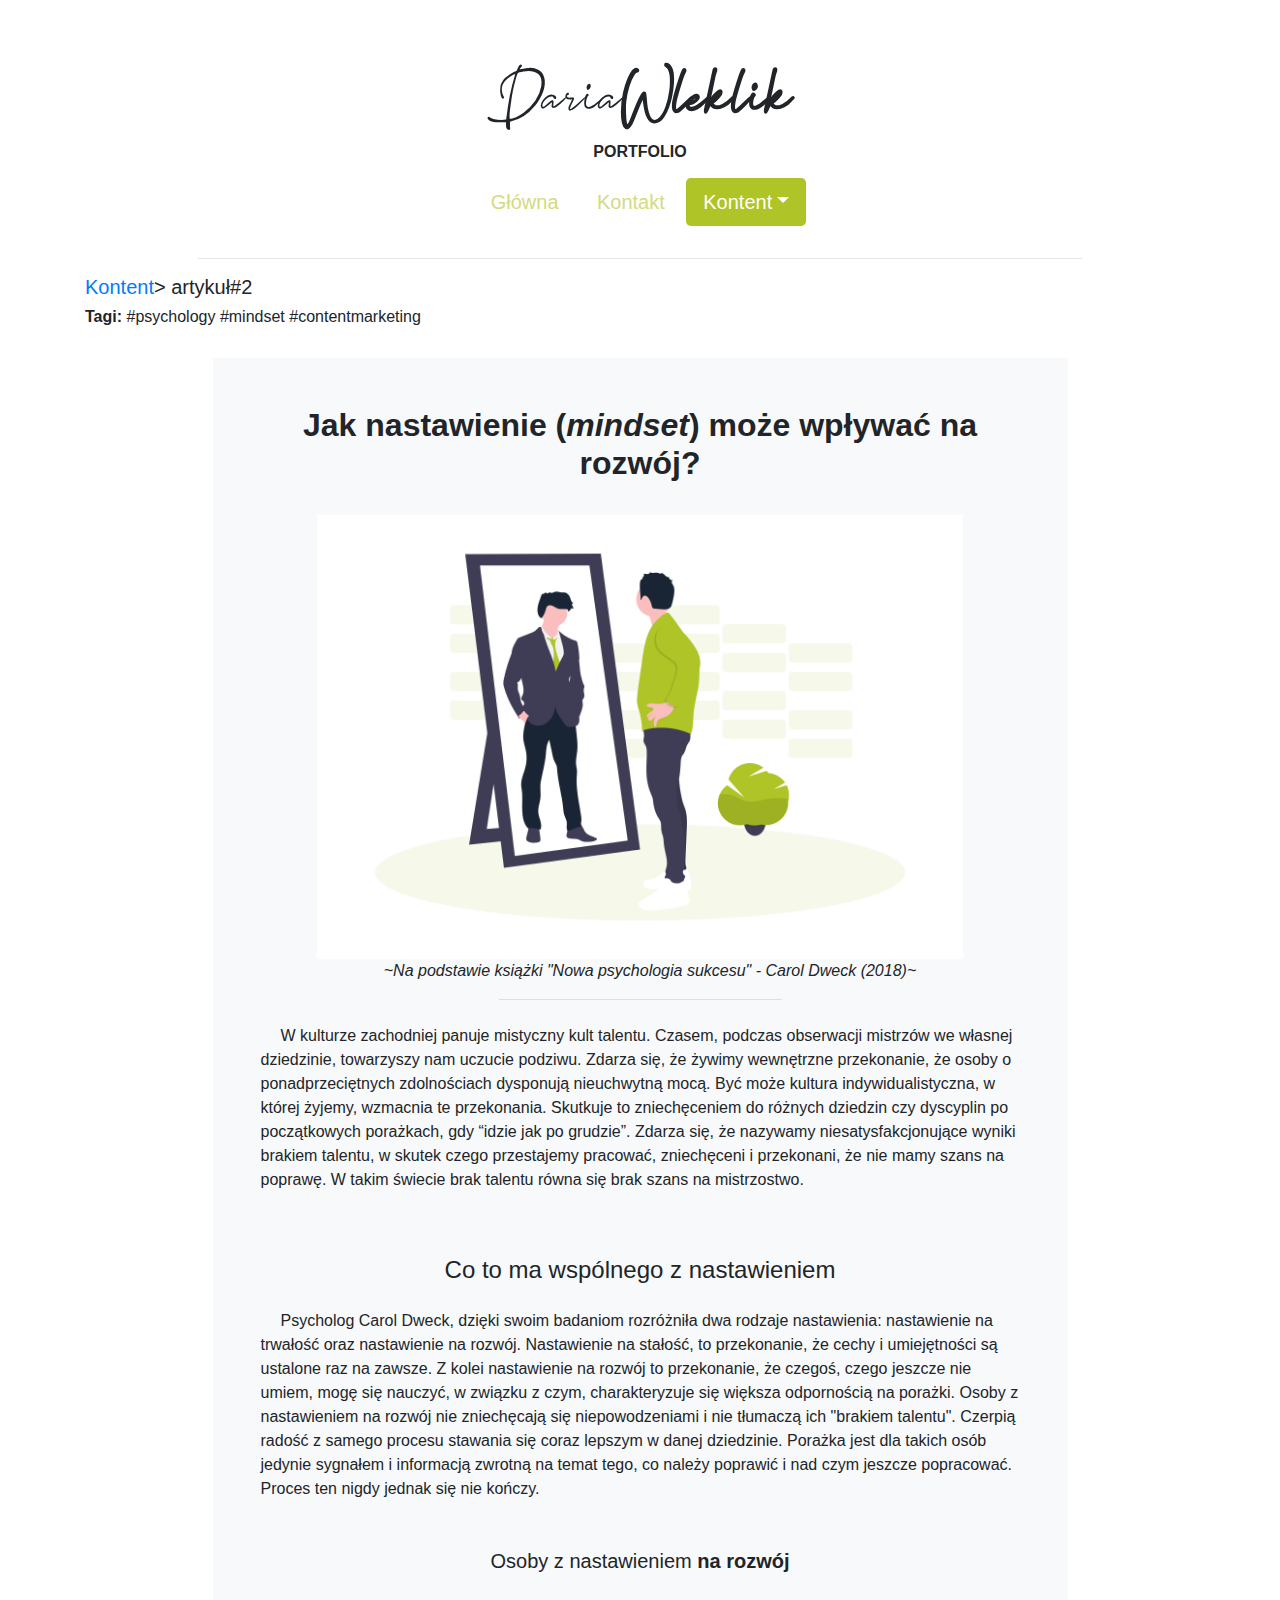
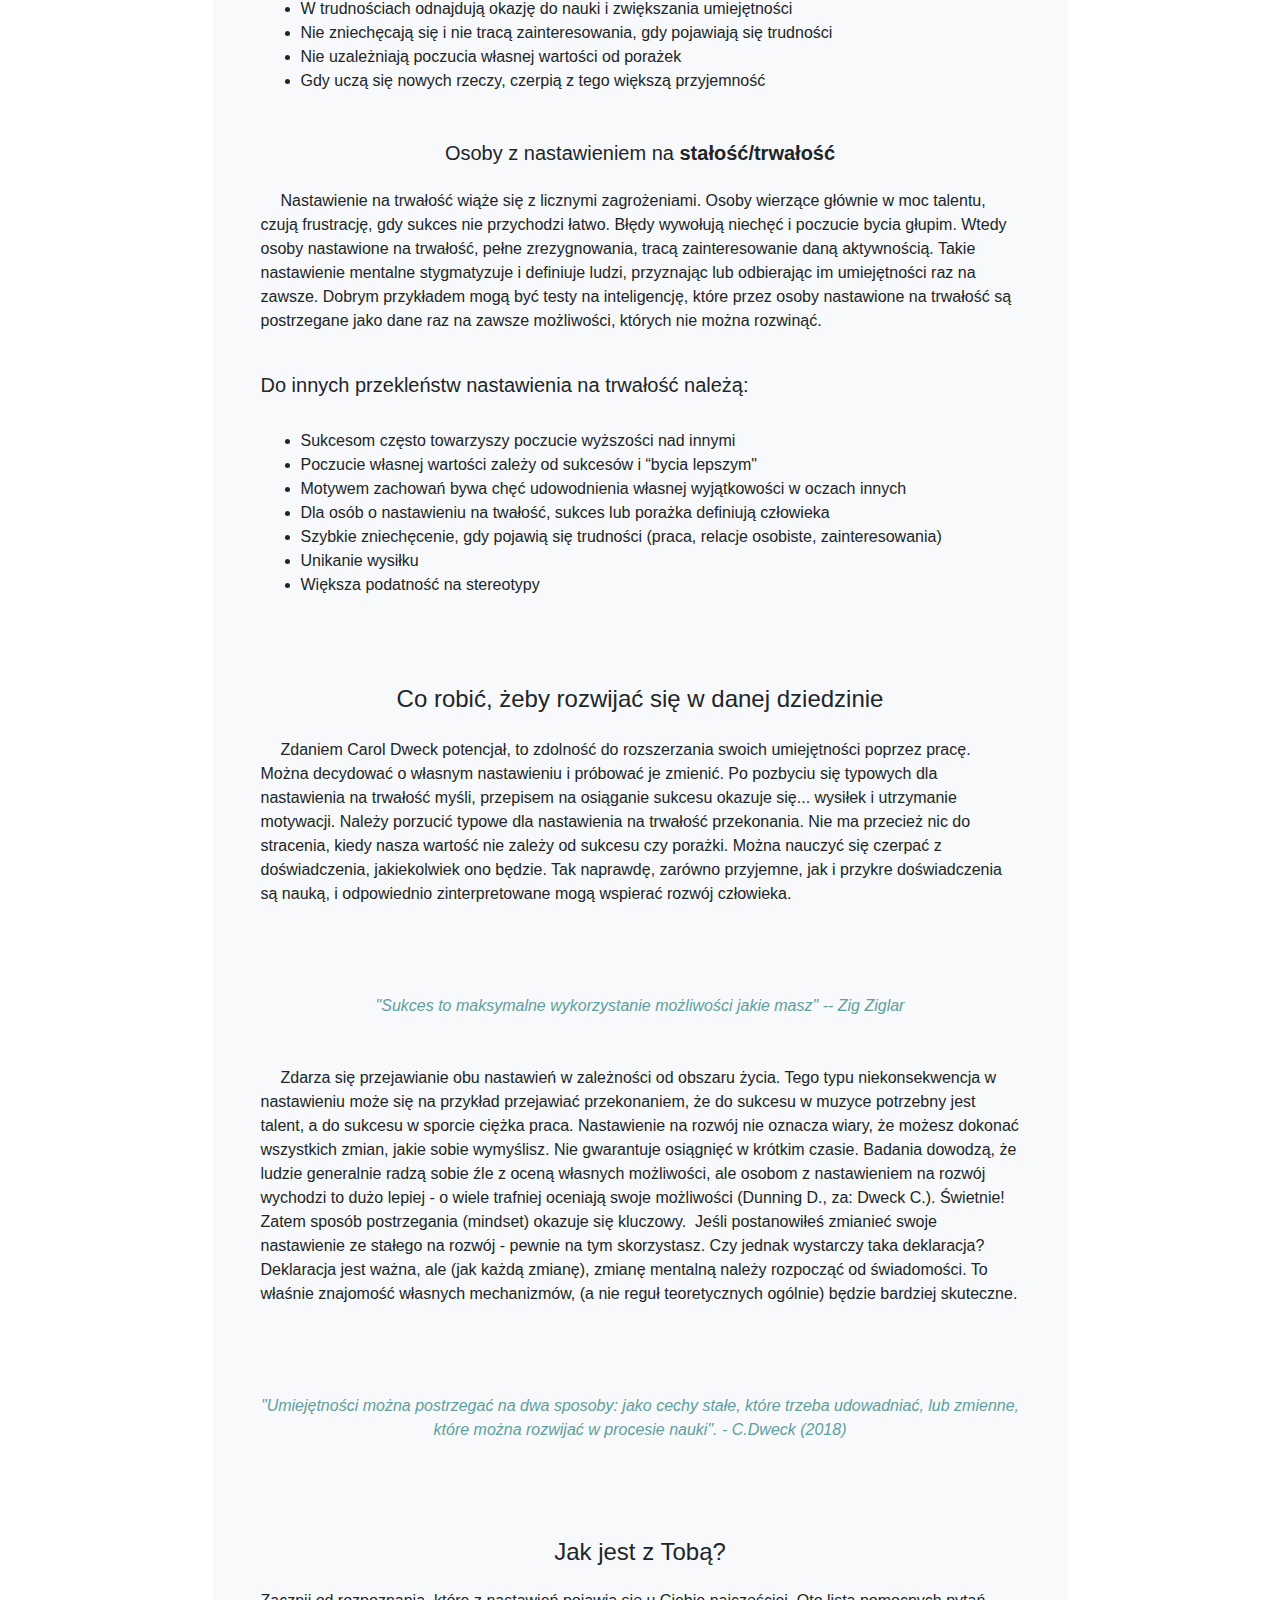
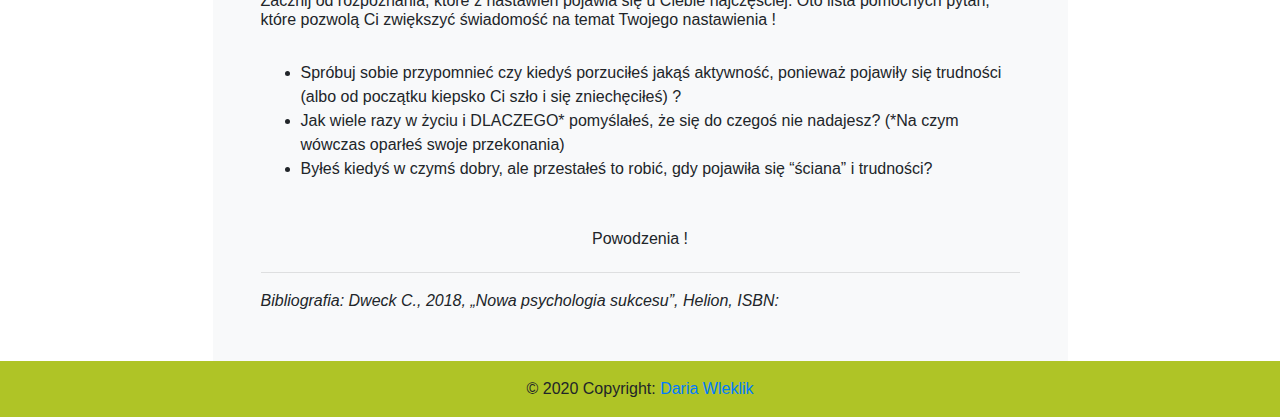
<file: mindset.html>
<!DOCTYPE html>
<html lang="en">
   <head>
      <meta charset="UTF-8">
      <meta name="viewport" content="width=device-width, initial-scale=1.0">
      <title>Portfolio</title>
      <link rel="stylesheet" href="https://stackpath.bootstrapcdn.com/bootstrap/4.4.1/css/bootstrap.min.css" integrity="sha384-Vkoo8x4CGsO3+Hhxv8T/Q5PaXtkKtu6ug5TOeNV6gBiFeWPGFN9MuhOf23Q9Ifjh" crossorigin="anonymous">
      <!-- Google fonts -->
      <link href="https://fonts.googleapis.com/css?family=Raleway:400,700" rel="stylesheet">
      <!-- Font Awesome -->
      <link rel="stylesheet" href="https://use.fontawesome.com/releases/v5.4.1/css/all.css" integrity="sha384-5sAR7xN1Nv6T6+dT2mhtzEpVJvfS3NScPQTrOxhwjIuvcA67KV2R5Jz6kr4abQsz" crossorigin="anonymous">
      <link rel="stylesheet" href="fonts/Mitchellia Demo/Mitchellia-Demo.ttf">
      <!-- Main styles -->
      <link rel="stylesheet" href="css/kontakt.css">
   </head>
   <body>
      <div class="mask rgba-blue-slight">
         <div class="container flex-center text-center">
            <div class="row mt-5">
               <div class="col-md-12 wow fadeIn mb-3">
                  <h1 class="display-3 mb-2 wow fadeInDown" data-wow-delay="0.3s" >Daria<a class="indigo-text font-weight-bold">Wleklik</a></h1>
                  <h6 class="text-uppercase mb-3 mt-1 font-weight-bold wow fadeIn" data-wow-delay="0.4s">Portfolio</h6>
                  <nav>
                     <a class="btn btn-light-blue btn-lg" data-wow-delay="0.4s" href="index.html">Główna</a>
                        <!-- <a class="btn btn-indigo btn-lg" data-wow-delay="0.4s" href="index-o-mnie.html">O mnie</a> -->
                     <a class="btn btn-indigo btn-lg" data-wow-delay="0.4s" href="kontakt.html">Kontakt</a>
                     <a class="selected btn btn-light-blue btn-lg dropdown-toggle" data-wow-delay="0.4s" href="content.html">Kontent</a>
                     <div class="dropdown-menu">
                        <a class="dropdown-item" href="userexperience.html">Artykuły</a>
                        <a class="dropdown-item" href="posts.html">Posty na Fb</a>
                        <!-- <a class="dropdown-item" href="realizacje.html">Realizacje stron www</a> -->
                     </div>
                  </nav>
               </div>
            </div>
         </div>
      </div>
      <hr class="col-8 under">
      <div class="container">
         <div>
            <h5><a href="content.html">Kontent</a>> artykuł#2</h5>
            <h6><strong>Tagi: </strong>#psychology #mindset #contentmarketing</h6>
            <br>
         </div>
         <div class="row d-flex justify-content-center">
            <div class="col-9 bg-light p-5">
               <h2 class="text-center font-weight-bold mb-2">Jak nastawienie (<i>mindset</i>) może wpływać na rozwój?</h2>
               <br>
               <div style="display: flex; justify-content: center;"><img src="img/mindset.png">
               </div>
               <p class="text-center"><i>~Na podstawie książki "Nowa psychologia sukcesu" - Carol Dweck (2018)~</i>
               </p>
               <hr class="col-4 mb-4">
               <p class="align-left">W kulturze zachodniej panuje mistyczny kult talentu. Czasem, podczas obserwacji mistrzów we własnej dziedzinie, towarzyszy nam uczucie podziwu.
                   Zdarza się, że żywimy wewnętrzne przekonanie, że osoby o ponadprzeciętnych zdolnościach dysponują nieuchwytną mocą. Być może kultura indywidualistyczna, w której żyjemy, wzmacnia te przekonania. 
                   Skutkuje to zniechęceniem do różnych dziedzin czy dyscyplin po początkowych porażkach, gdy “idzie jak po grudzie”. 
                   Zdarza się, że nazywamy niesatysfakcjonujące wyniki brakiem talentu, w skutek czego przestajemy pracować, zniechęceni i przekonani, że nie mamy szans na poprawę. 
                   W takim świecie brak talentu równa się brak szans na mistrzostwo.</p>
               <br>
               <h4 class="text-center mt-4 mb-4">Co to ma wspólnego z nastawieniem</h4>
               <p>Psycholog Carol Dweck, dzięki swoim badaniom rozróżniła dwa rodzaje nastawienia: nastawienie na trwałość oraz nastawienie na rozwój. 
                   Nastawienie na stałość, to przekonanie, że cechy i umiejętności są ustalone raz na zawsze. Z kolei nastawienie na rozwój to przekonanie, że czegoś, czego jeszcze nie umiem, mogę się nauczyć, 
                   w związku z czym, charakteryzuje się większa odpornością na porażki. Osoby z nastawieniem na rozwój nie zniechęcają się niepowodzeniami i nie tłumaczą ich "brakiem talentu". 
                   Czerpią radość z samego procesu stawania się coraz lepszym w danej dziedzinie. 
                   Porażka jest dla takich osób jedynie sygnałem i informacją zwrotną na temat tego, co należy poprawić i nad czym jeszcze popracować. 
                   Proces ten nigdy jednak się nie kończy.
               </p>
               <h5 class="text-center mt-5 mb-4">Osoby z nastawieniem <strong>na rozwój</strong></h5>
               <ul>
                   <li>W trudnościach odnajdują okazję do nauki i zwiększania umiejętności</li>
                   <li>Nie zniechęcają się i nie tracą zainteresowania, gdy pojawiają się trudności</li>
                   <li>Nie uzależniają poczucia własnej wartości od porażek</li>
                   <li>Gdy uczą się nowych rzeczy, czerpią z tego większą przyjemność</li>
               </ul>
               <h5 class="text-center mt-5 mb-4">Osoby z nastawieniem na <strong>stałość/trwałość</strong></h5>
               <p>Nastawienie na trwałość wiąże się z licznymi zagrożeniami. Osoby wierzące głównie w moc talentu, czują frustrację, gdy sukces nie przychodzi łatwo. 
                   Błędy wywołują niechęć i poczucie bycia głupim. Wtedy osoby nastawione na trwałość, pełne zrezygnowania, tracą zainteresowanie daną aktywnością. 
                   Takie nastawienie mentalne stygmatyzuje i definiuje ludzi, przyznając lub odbierając im umiejętności raz na zawsze. Dobrym przykładem mogą być testy na inteligencję, 
                   które przez osoby nastawione na trwałość są postrzegane jako dane raz na zawsze możliwości, których nie można rozwinąć.</p><br>
                   <h5>Do innych przekleństw nastawienia na trwałość należą:</h5><br>
               <ul>
                  <li>Sukcesom często towarzyszy poczucie wyższości nad innymi
                  </li>
                  <li>Poczucie własnej wartości zależy od sukcesów i “bycia lepszym"
                  </li>
                  <li>Motywem zachowań bywa chęć udowodnienia własnej wyjątkowości w oczach innych
                  </li>
                  <li>Dla osób o nastawieniu na twałość, sukces lub porażka definiują człowieka
                  </li>
                  <li>Szybkie zniechęcenie, gdy pojawią się trudności (praca, relacje osobiste, zainteresowania)
                  </li>
                  <li>Unikanie wysiłku
                  </li>
                  <li>Większa podatność na stereotypy	
                  </li>
               </ul>
               <br>
               <h4 class="text-center mt-5 mb-4">Co robić, żeby rozwijać się w danej dziedzinie</h4>
               <p>Zdaniem Carol Dweck potencjał, to zdolność do rozszerzania swoich umiejętności poprzez pracę. Można decydować o własnym nastawieniu i próbować je zmienić. 
                   Po pozbyciu się typowych dla nastawienia na trwałość myśli, przepisem na osiąganie sukcesu okazuje się... wysiłek i utrzymanie motywacji. 
                   Należy porzucić typowe dla nastawienia na trwałość przekonania. Nie ma przecież nic do stracenia, kiedy nasza wartość nie zależy od sukcesu czy porażki. 
                   Można nauczyć się czerpać z doświadczenia, jakiekolwiek ono będzie. 
                   Tak naprawdę, zarówno przyjemne, jak i przykre doświadczenia są nauką, i odpowiednio zinterpretowane mogą wspierać rozwój człowieka. 
               </p><br>
               <div class="text-center mt-5 mb-4">
                   <i class="text-center" style="color: cadetblue;">"Sukces to maksymalne wykorzystanie możliwości jakie masz" -- Zig Ziglar</i>
               </div><br>
               <p>Zdarza się przejawianie obu nastawień w zależności od obszaru życia. Tego typu niekonsekwencja w nastawieniu może się na przykład przejawiać przekonaniem, 
                   że do sukcesu w muzyce potrzebny jest talent, a do sukcesu w sporcie ciężka praca. Nastawienie na rozwój nie oznacza wiary, że możesz dokonać wszystkich zmian, 
                   jakie sobie wymyślisz. Nie gwarantuje osiągnięć w krótkim czasie. Badania dowodzą, że ludzie generalnie radzą sobie źle z oceną własnych możliwości, 
                   ale osobom z nastawieniem na rozwój wychodzi to dużo lepiej - o wiele trafniej oceniają swoje możliwości (Dunning D., za: Dweck C.). Świetnie! Zatem sposób postrzegania (mindset) okazuje się kluczowy. 
                   Jeśli postanowiłeś zmianieć swoje nastawienie ze stałego na rozwój - pewnie na tym skorzystasz. Czy jednak wystarczy taka deklaracja? Deklaracja jest ważna, 
                   ale (jak każdą zmianę), zmianę mentalną należy rozpocząć od świadomości. To właśnie znajomość własnych mechanizmów, (a nie reguł teoretycznych ogólnie) będzie bardziej skuteczne.</p><br>
                   <div class="text-center mt-5 mb-4">
                    <i class="text-center" style="color: cadetblue;">"Umiejętności można postrzegać na dwa sposoby: jako cechy stałe, które trzeba udowadniać, lub zmienne, które można rozwijać w procesie nauki". - C.Dweck (2018)
                    </i>
                </div>
                <br>
                <h4 class="text-center mt-5 mb-4">Jak jest z Tobą?
                </h4>
                <h6>
                    Zacznij od rozpoznania, które z nastawień pojawia się u Ciebie najczęściej.
                    Oto lista pomocnych pytań, które pozwolą Ci zwiększyć świadomość na temat Twojego nastawienia !
                </h6><br>
                <ul>
                    <li>Spróbuj sobie przypomnieć czy kiedyś porzuciłeś jakąś aktywność, 
                        ponieważ pojawiły się trudności (albo od początku kiepsko Ci szło i się zniechęciłeś) ?</li>
                    <li>Jak wiele razy w życiu i DLACZEGO* pomyślałeś, że się do czegoś nie nadajesz? (*Na czym wówczas oparłeś swoje przekonania)</li>
                    <li>Byłeś kiedyś w czymś dobry, ale przestałeś to robić, gdy pojawiła się “ściana” i trudności?
                    </li>
                </ul>
                <h6 class="text-center mt-5 mb-4">Powodzenia !</h6>
               <hr>
               <i>Bibliografia:</i>
               <i>Dweck C., 2018, „Nowa psychologia sukcesu”, Helion, ISBN:</i>
            </div>
         </div>
      </div>
      <footer class="page-footer font-small blue">
         <div class="footer-copyright text-center py-3">© 2020 Copyright:
            <a href="https://mdbootstrap.com/"> Daria Wleklik</a>
         </div>
      </footer>
      <script src="https://code.jquery.com/jquery-3.4.1.slim.min.js" integrity="sha384-J6qa4849blE2+poT4WnyKhv5vZF5SrPo0iEjwBvKU7imGFAV0wwj1yYfoRSJoZ+n" crossorigin="anonymous"></script>
      <script src="https://cdn.jsdelivr.net/npm/popper.js@1.16.0/dist/umd/popper.min.js" integrity="sha384-Q6E9RHvbIyZFJoft+2mJbHaEWldlvI9IOYy5n3zV9zzTtmI3UksdQRVvoxMfooAo" crossorigin="anonymous"></script>
      <script src="https://stackpath.bootstrapcdn.com/bootstrap/4.4.1/js/bootstrap.min.js" integrity="sha384-wfSDF2E50Y2D1uUdj0O3uMBJnjuUD4Ih7YwaYd1iqfktj0Uod8GCExl3Og8ifwB6" crossorigin="anonymous"></script>
      <script src="js/main.js"> </script>
   </body>
</html>
</file>
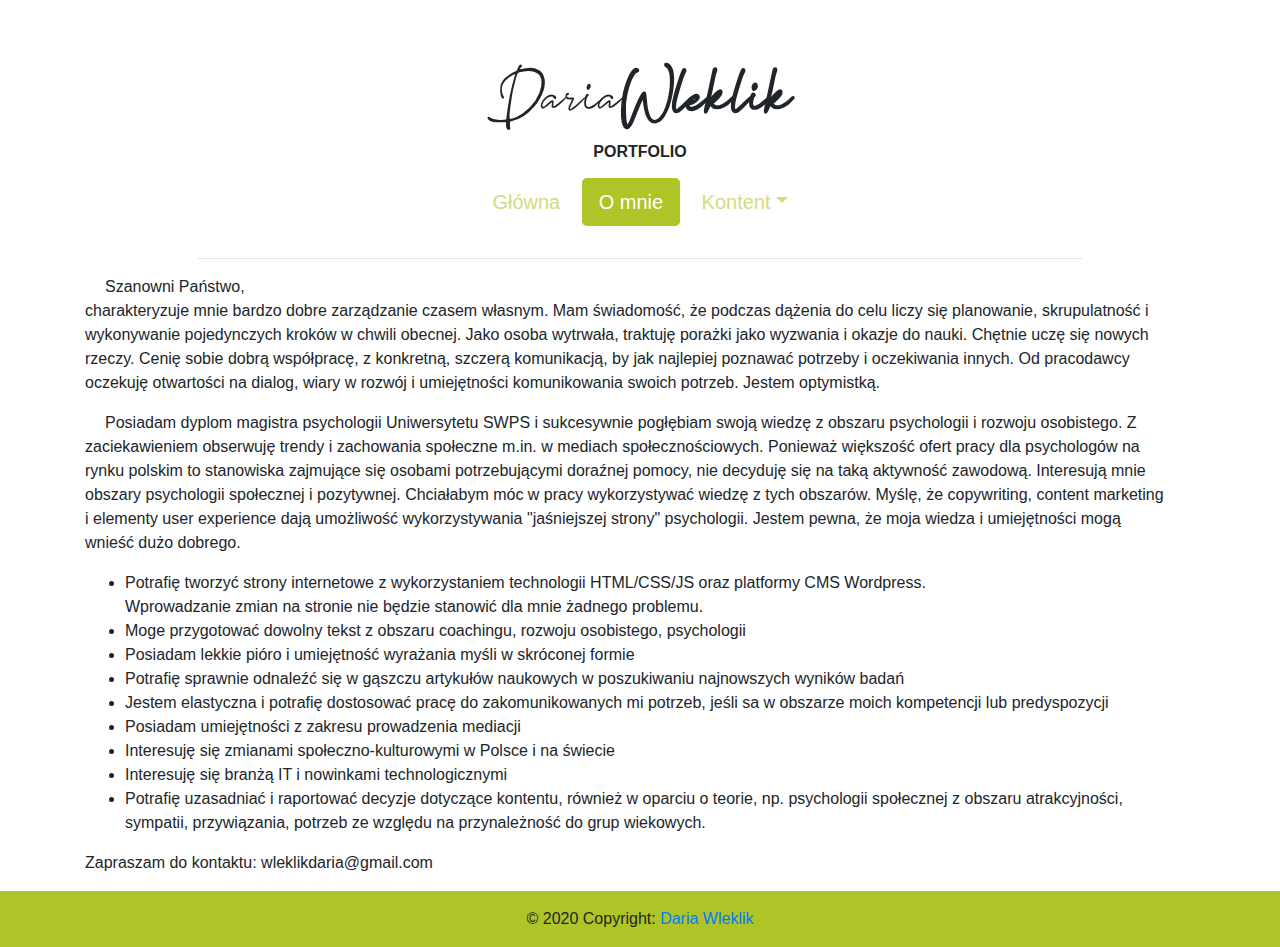
<file: o-mnie.html>
<!DOCTYPE html>
<html lang="en">
   <head>
      <meta charset="UTF-8">
      <meta name="viewport" content="width=device-width, initial-scale=1.0">
      <title>Portfolio Daria Wleklik o mnie</title>
      <link rel="stylesheet" href="https://stackpath.bootstrapcdn.com/bootstrap/4.4.1/css/bootstrap.min.css" integrity="sha384-Vkoo8x4CGsO3+Hhxv8T/Q5PaXtkKtu6ug5TOeNV6gBiFeWPGFN9MuhOf23Q9Ifjh" crossorigin="anonymous">
      <!-- Google fonts -->
      <link href="https://fonts.googleapis.com/css?family=Raleway:400,700" rel="stylesheet">
      <!-- Font Awesome -->
      <link rel="stylesheet" href="https://use.fontawesome.com/releases/v5.4.1/css/all.css" integrity="sha384-5sAR7xN1Nv6T6+dT2mhtzEpVJvfS3NScPQTrOxhwjIuvcA67KV2R5Jz6kr4abQsz" crossorigin="anonymous">
      <link rel="stylesheet" href="fonts/Mitchellia Demo/Mitchellia-Demo.ttf">
      <!-- Main styles -->
      <link rel="stylesheet" href="css/kontakt.css">
   </head>
   <body>
      <div class="mask rgba-blue-slight">
         <div class="container flex-center text-center">
            <div class="row mt-5">
               <div class="col-md-12 wow fadeIn mb-3">
                  <h1 class="display-3 mb-2 wow fadeInDown" data-wow-delay="0.3s" >Daria<a class="indigo-text font-weight-bold">Wleklik</a></h1>
                  <h6 class="text-uppercase mb-3 mt-1 font-weight-bold wow fadeIn" data-wow-delay="0.4s">Portfolio</h6>
                  <nav>
                     <a class="btn btn-light-blue btn-lg" data-wow-delay="0.4s" href="index.html">Główna</a> 
                     <a class="selected btn btn-indigo btn-lg" data-wow-delay="0.4s" href="o-mnie.html">O mnie</a>
                     <a class="btn btn-light-blue btn-lg dropdown-toggle" data-wow-delay="0.4s" href="content.html">Kontent</a>
                     <div class="dropdown-menu">
                        <a class="dropdown-item" href="userexperience.html">Artykuły</a>
                        <a class="dropdown-item" href="posts.html">Posty na Fb</a>
                        <!-- <a class="dropdown-item" href="#">Realizacje stron www</a> -->
                     </div>
                  </nav>
               </div>
            </div>
         </div>
      </div>
      <hr class="col-8 under">
      <div class="container">
         <div class="row col">
            <div>
               <p>Szanowni Państwo,<br> charakteryzuje mnie bardzo dobre zarządzanie czasem własnym.
                  Mam świadomość, że podczas dążenia do celu liczy się planowanie, skrupulatność i wykonywanie pojedynczych kroków w chwili obecnej.
                  Jako osoba wytrwała, traktuję porażki jako wyzwania i okazje do nauki. Chętnie uczę się nowych rzeczy. 
                  Cenię sobie dobrą współpracę, z konkretną, szczerą komunikacją, by jak najlepiej poznawać potrzeby i oczekiwania innych.
                  Od pracodawcy oczekuję otwartości na dialog, wiary w rozwój i umiejętności komunikowania swoich potrzeb.
                  Jestem optymistką.
               </p>
            </div>
            <div>
               <p>Posiadam dyplom magistra psychologii Uniwersytetu SWPS i sukcesywnie pogłębiam swoją wiedzę z obszaru psychologii i rozwoju osobistego. 
                  Z zaciekawieniem obserwuję trendy i zachowania społeczne m.in. w mediach społecznościowych.
                  Ponieważ większość ofert pracy dla psychologów na rynku polskim to stanowiska zajmujące się osobami potrzebującymi doraźnej pomocy,
                  nie decyduję się na taką aktywność zawodową. Interesują mnie obszary psychologii społecznej i pozytywnej. 
                  Chciałabym móc w pracy wykorzystywać wiedzę z tych obszarów. 
                  Myślę, że copywriting, content marketing i elementy user experience dają umożliwość wykorzystywania "jaśniejszej strony" psychologii.
                  Jestem pewna, że moja wiedza i umiejętności mogą wnieść dużo dobrego.
                  <ul>
                     <li>Potrafię tworzyć strony internetowe z wykorzystaniem technologii HTML/CSS/JS oraz platformy CMS Wordpress.<br>
                        Wprowadzanie zmian na stronie nie będzie stanowić dla mnie żadnego problemu. 
                     </li>
                     <li>
                        Moge przygotować dowolny tekst z obszaru coachingu, rozwoju osobistego, psychologii
                     </li>
                     <li>
                        Posiadam lekkie pióro i umiejętność wyrażania myśli w skróconej formie
                     </li>
                     <li>
                        Potrafię sprawnie odnaleźć się w gąszczu artykułów naukowych w poszukiwaniu najnowszych wyników badań
                     </li>
                     <li>
                        Jestem elastyczna i potrafię dostosować pracę do zakomunikowanych mi potrzeb, 
                        jeśli sa w obszarze moich kompetencji lub predyspozycji
                     </li>
                     <li>
                        Posiadam umiejętności z zakresu prowadzenia mediacji
                     </li>
                     <li>Interesuję się zmianami społeczno-kulturowymi w Polsce i na świecie
                     </li>
                     <li>Interesuję się branżą IT i nowinkami technologicznymi
                     </li>
                     <li>
                        Potrafię uzasadniać i raportować decyzje dotyczące kontentu, również w oparciu o teorie, np. psychologii społecznej 
                        z obszaru atrakcyjności, sympatii, przywiązania, potrzeb ze względu na przynależność do grup wiekowych.
                     </li>
                  </ul>
                  Zapraszam do kontaktu: wleklikdaria@gmail.com
               </p>
            </div>
         </div>
      </div>
      <footer class="page-footer font-small blue">
         <div class="footer-copyright text-center py-3">© 2020 Copyright:
            <a href="https://mdbootstrap.com/">Daria Wleklik</a>
         </div>
      </footer>
      <script src="https://code.jquery.com/jquery-3.4.1.slim.min.js" integrity="sha384-J6qa4849blE2+poT4WnyKhv5vZF5SrPo0iEjwBvKU7imGFAV0wwj1yYfoRSJoZ+n" crossorigin="anonymous"></script>
      <script src="https://cdn.jsdelivr.net/npm/popper.js@1.16.0/dist/umd/popper.min.js" integrity="sha384-Q6E9RHvbIyZFJoft+2mJbHaEWldlvI9IOYy5n3zV9zzTtmI3UksdQRVvoxMfooAo" crossorigin="anonymous"></script>
      <script src="https://stackpath.bootstrapcdn.com/bootstrap/4.4.1/js/bootstrap.min.js" integrity="sha384-wfSDF2E50Y2D1uUdj0O3uMBJnjuUD4Ih7YwaYd1iqfktj0Uod8GCExl3Og8ifwB6" crossorigin="anonymous"></script>
      <script src="js/main.js"> </script>
   </body>
</html>
</file>
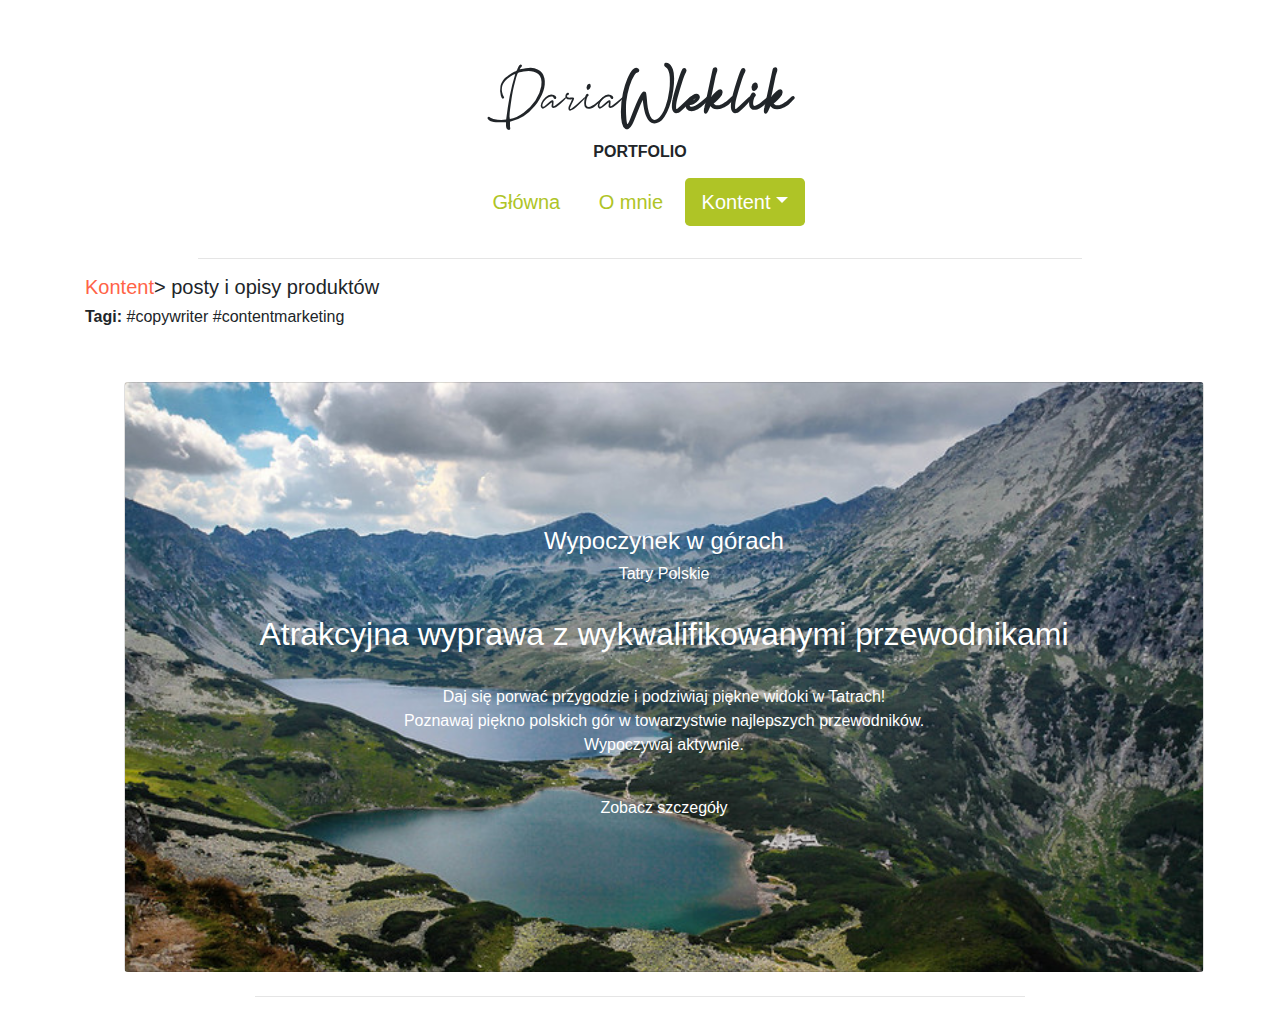
<file: posts.html>
<!DOCTYPE html>
<html lang="en">
   <head>
      <meta charset="UTF-8">
      <meta name="viewport" content="width=device-width, initial-scale=1.0">
      <title>Portfolio Daria Wleklik</title>
      <link rel="stylesheet" href="https://stackpath.bootstrapcdn.com/bootstrap/4.4.1/css/bootstrap.min.css" integrity="sha384-Vkoo8x4CGsO3+Hhxv8T/Q5PaXtkKtu6ug5TOeNV6gBiFeWPGFN9MuhOf23Q9Ifjh" crossorigin="anonymous">
      <!-- Google fonts -->
      <link href="https://fonts.googleapis.com/css?family=Raleway:400,700" rel="stylesheet">
      <!-- Font Awesome -->
      <link rel="stylesheet" href="https://use.fontawesome.com/releases/v5.4.1/css/all.css" integrity="sha384-5sAR7xN1Nv6T6+dT2mhtzEpVJvfS3NScPQTrOxhwjIuvcA67KV2R5Jz6kr4abQsz" crossorigin="anonymous">
      <link rel="stylesheet" href="fonts/Mitchellia Demo/Mitchellia-Demo.ttf">
      <!-- Main styles -->
      <link rel="stylesheet" href="css/articles.css">
   </head>
   <body>
      <div class="mask rgba-blue-slight">
         <div class="container flex-center text-center">
            <div class="row mt-5">
               <div class="col-md-12 wow fadeIn mb-3">
                  <h1 class="display-3 mb-2 wow fadeInDown" data-wow-delay="0.3s" >Daria<a class="indigo-text font-weight-bold">Wleklik</a></h1>
                  <h6 class="text-uppercase mb-3 mt-1 font-weight-bold wow fadeIn" data-wow-delay="0.4s">Portfolio</h6>
                  <nav>
                     <a class="btn btn-light-blue btn-lg" data-wow-delay="0.4s" href="index.html">Główna</a>
                     <a class="btn btn-indigo btn-lg" data-wow-delay="0.4s" href="o-mnie.html">O mnie</a>
                     <a class="selected btn btn-light-blue btn-lg dropdown-toggle" data-wow-delay="0.4s" href="content.html">Kontent</a>
                     <div class="dropdown-menu">
                        <a class="dropdown-item" href="userexperience.html">Artykuły</a>
                        <a class="selected dropdown-item" href="posts.html">Posty</a>
                        <!-- <a class="dropdown-item" href="realizacje.html">Realizacje stron www</a> -->
                     </div>
                  </nav>
               </div>
            </div>
         </div>
      </div>
      <hr class="col-8 under">
      <div class="container">
      <div>
         <h5><a href="content.html">Kontent</a>> posty i opisy produktów</h5>
         <h6><strong>Tagi: </strong>#copywriter #contentmarketing</h6>
         <br>
      </div>

         <div class="container m-4">
            <div class="row">
               <div class="col">
               <!-- Jumbotron -->
                 <div class="card card-image p-5" style="background-image: url(img/tatry.jpg);">
                     <div class="text-white text-center rgba-stylish-strong py-5 px-4">
                        <div class="py-5">
                           <!-- Content -->
                           <h4 class="h4">Wypoczynek w górach</h4>
                           <h6 class="h6">Tatry Polskie</h6>

                           <h2 class="card-title h2 my-4 py-2">Atrakcyjna wyprawa z wykwalifikowanymi przewodnikami</h2>
                           <p class="mb-4 pb-2 px-md-5 mx-md-5">Daj się porwać przygodzie i podziwiaj piękne widoki w Tatrach! <br>
                              Poznawaj piękno polskich gór w towarzystwie najlepszych przewodników.<br>
                              Wypoczywaj aktywnie.</p>
                           <a class="btn peach-gradient"><i class="fas fa-clone left"></i> Zobacz szczegóły</a>
                        </div>
                     </div>
                 </div>
               <!-- Jumbotron -->
               </div>
            </div>
         </div>
         <hr class="col-8 under">



         <script src="https://code.jquery.com/jquery-3.4.1.slim.min.js" integrity="sha384-J6qa4849blE2+poT4WnyKhv5vZF5SrPo0iEjwBvKU7imGFAV0wwj1yYfoRSJoZ+n" crossorigin="anonymous"></script>
         <script src="https://cdn.jsdelivr.net/npm/popper.js@1.16.0/dist/umd/popper.min.js" integrity="sha384-Q6E9RHvbIyZFJoft+2mJbHaEWldlvI9IOYy5n3zV9zzTtmI3UksdQRVvoxMfooAo" crossorigin="anonymous"></script>
         <script src="https://stackpath.bootstrapcdn.com/bootstrap/4.4.1/js/bootstrap.min.js" integrity="sha384-wfSDF2E50Y2D1uUdj0O3uMBJnjuUD4Ih7YwaYd1iqfktj0Uod8GCExl3Og8ifwB6" crossorigin="anonymous"></script>
         <script src="js/main.js"> </script>
   </body>
</html>
</file>
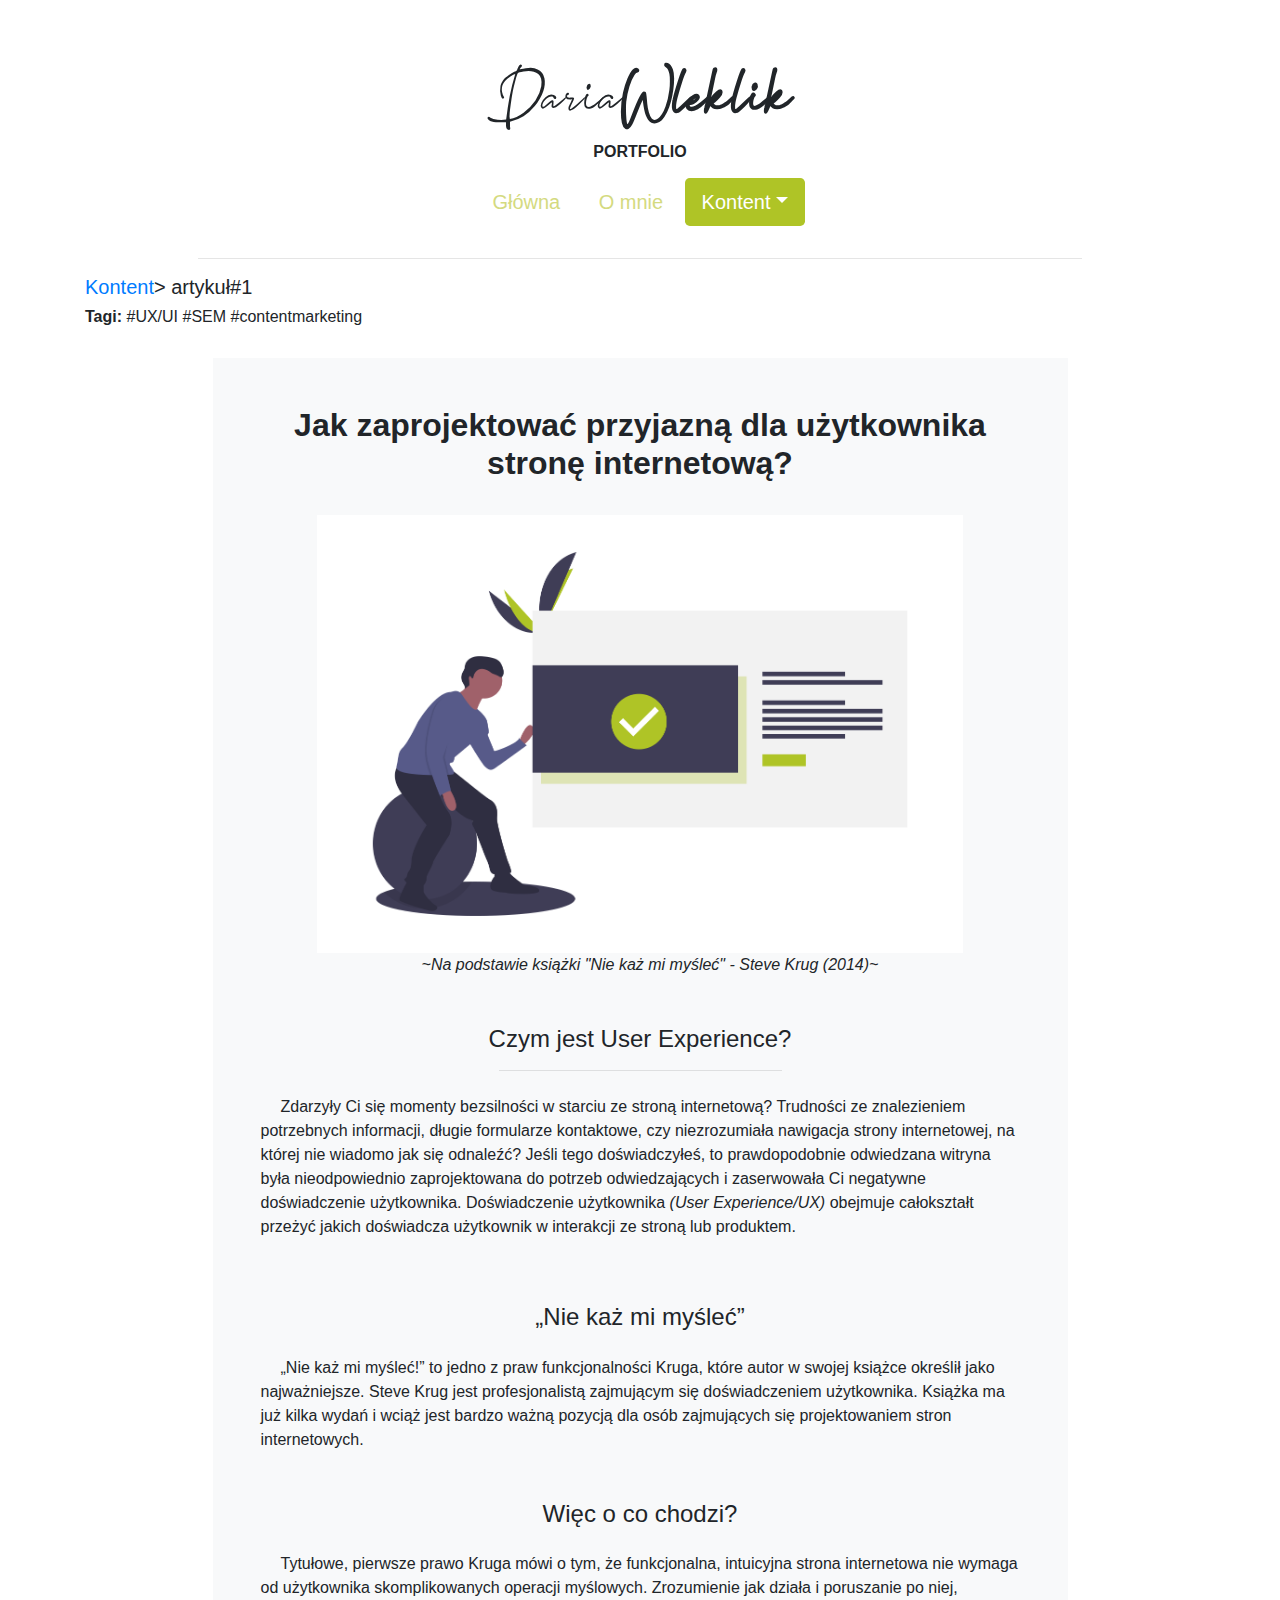
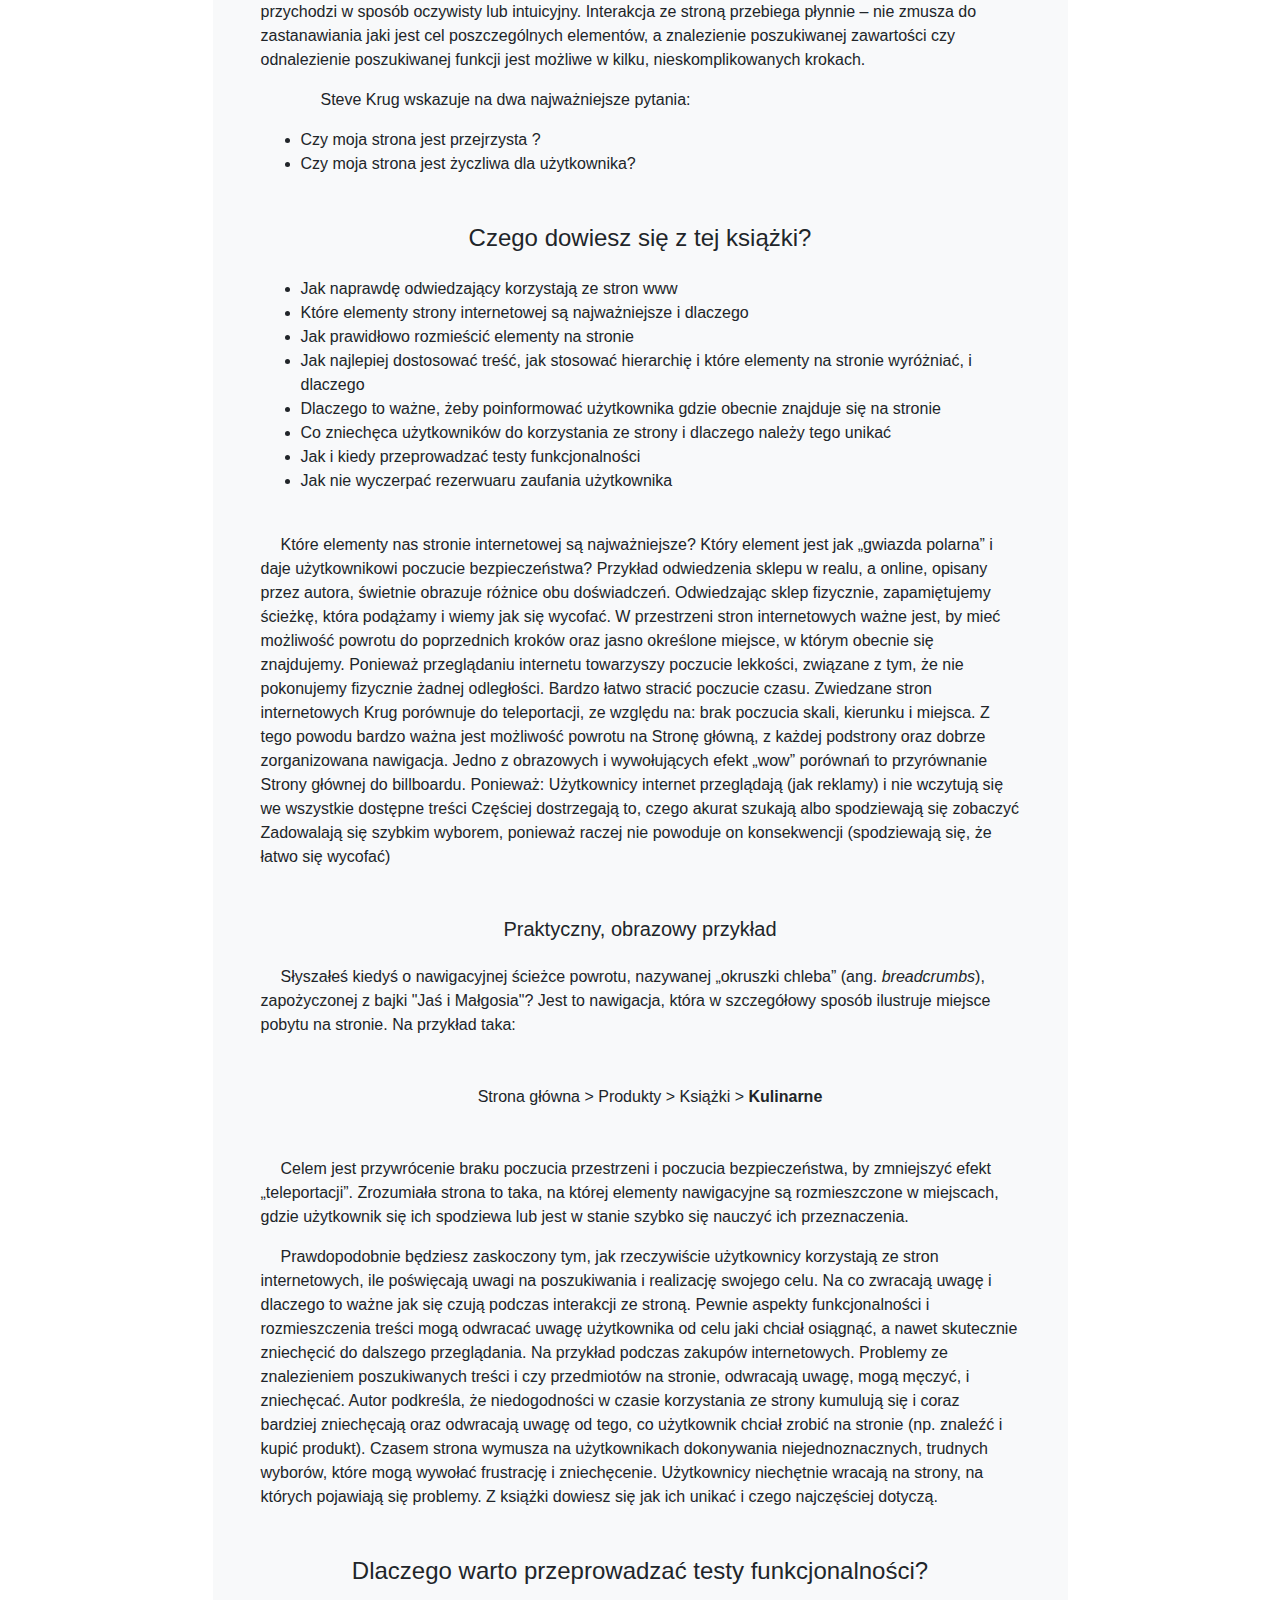
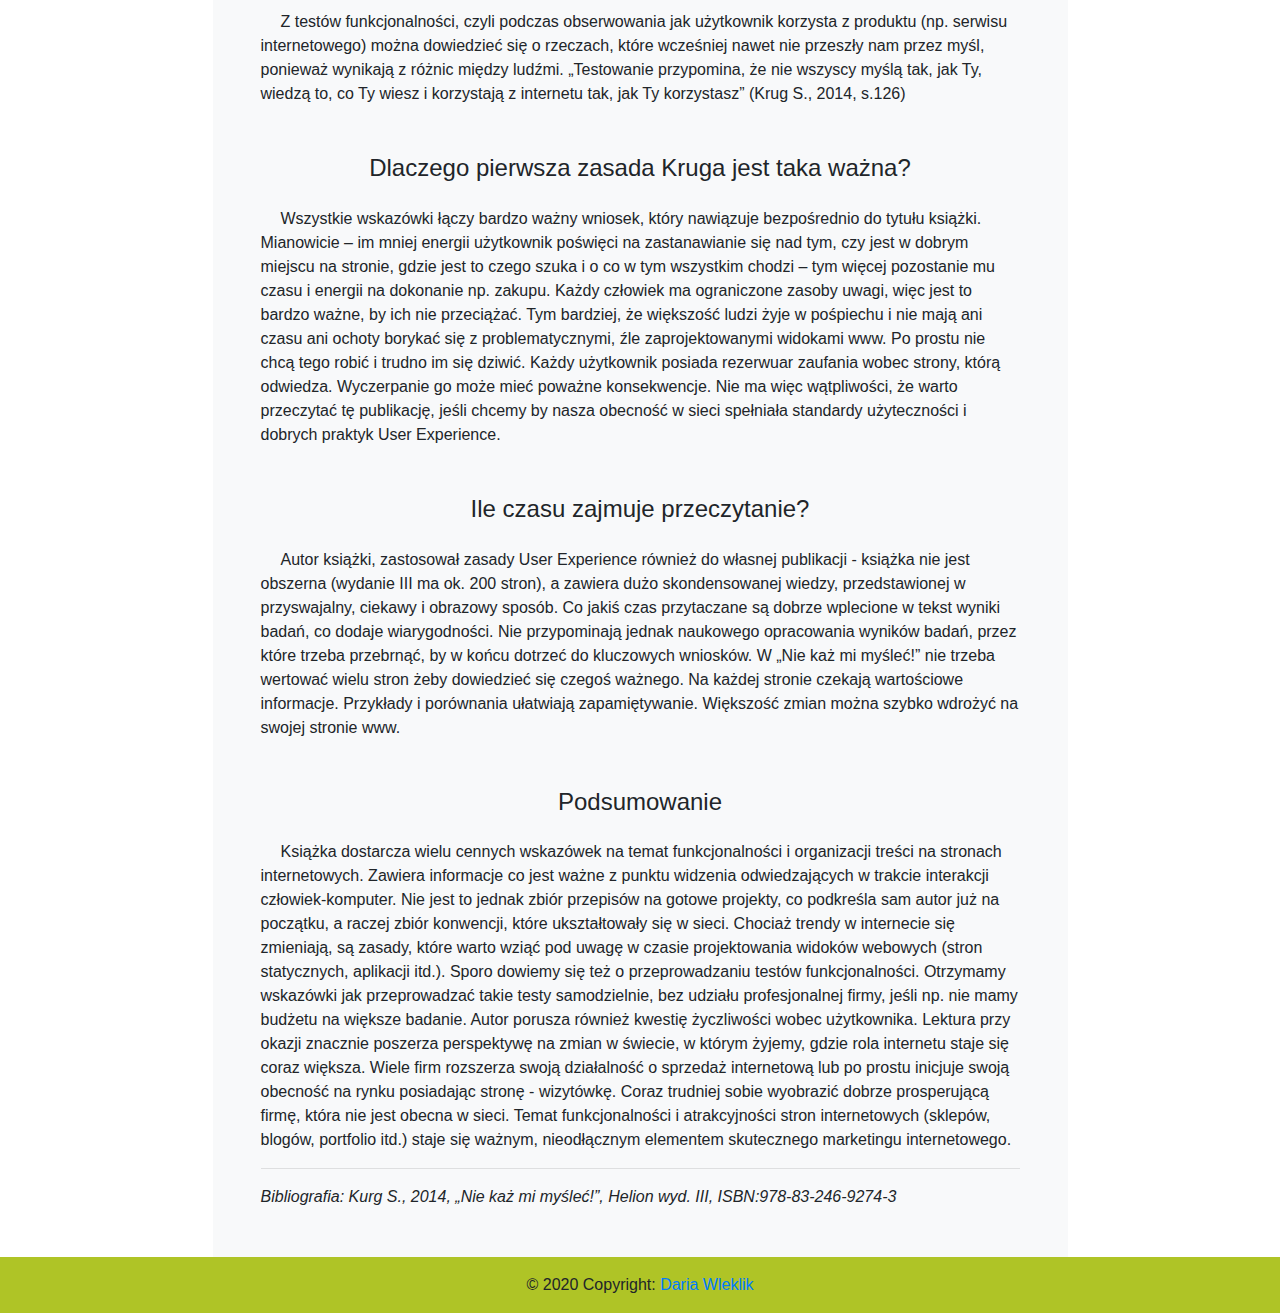
<file: userexperience.html>
<!DOCTYPE html>
<html lang="en">
   <head>
      <meta charset="UTF-8">
      <meta name="viewport" content="width=device-width, initial-scale=1.0">
      <title>Portfolio Daria Wleklik</title>
      <link rel="stylesheet" href="https://stackpath.bootstrapcdn.com/bootstrap/4.4.1/css/bootstrap.min.css" integrity="sha384-Vkoo8x4CGsO3+Hhxv8T/Q5PaXtkKtu6ug5TOeNV6gBiFeWPGFN9MuhOf23Q9Ifjh" crossorigin="anonymous">
      <!-- Google fonts -->
      <link href="https://fonts.googleapis.com/css?family=Raleway:400,700" rel="stylesheet">
      <!-- Font Awesome -->
      <link rel="stylesheet" href="https://use.fontawesome.com/releases/v5.4.1/css/all.css" integrity="sha384-5sAR7xN1Nv6T6+dT2mhtzEpVJvfS3NScPQTrOxhwjIuvcA67KV2R5Jz6kr4abQsz" crossorigin="anonymous">
      <link rel="stylesheet" href="fonts/Mitchellia Demo/Mitchellia-Demo.ttf">
      <!-- Main styles -->
      <link rel="stylesheet" href="css/kontakt.css">
   </head>
   <body>
      <div class="mask rgba-blue-slight">
         <div class="container flex-center text-center">
            <div class="row mt-5">
               <div class="col-md-12 wow fadeIn mb-3">
                  <h1 class="display-3 mb-2 wow fadeInDown" data-wow-delay="0.3s" >Daria<a class="indigo-text font-weight-bold">Wleklik</a></h1>
                  <h6 class="text-uppercase mb-3 mt-1 font-weight-bold wow fadeIn" data-wow-delay="0.4s">Portfolio</h6>
                  <nav>
                     <a class="btn btn-light-blue btn-lg" data-wow-delay="0.4s" href="index.html">Główna</a> 
                     <!-- <a class="btn btn-light-blue btn-lg" data-wow-delay="0.4s" href="oferta.html">Oferta</a> 
                        <a class="btn btn-indigo btn-lg" data-wow-delay="0.4s" href="index-o-mnie.html">O mnie</a> -->
                     <a class="btn btn-indigo btn-lg" data-wow-delay="0.4s" href="o-mnie.html">O mnie</a>
                     <a class="selected btn btn-light-blue btn-lg dropdown-toggle" data-wow-delay="0.4s" href="content.html">Kontent</a>
                     <div class="dropdown-menu">
                        <a class="dropdown-item" href="userexperience.html">Artykuły</a>
                        <a class="dropdown-item" href="posts.html">Posty na Fb</a>
                        <!-- <a class="dropdown-item" href="realizacje.html">Realizacje stron www</a> -->
                     </div>
                  </nav>
               </div>
            </div>
         </div>
      </div>
      <hr class="col-8 under">
      <div class="container">
         <div>
            <h5><a href="content.html">Kontent</a>> artykuł#1</h5>
            <h6><strong>Tagi: </strong>#UX/UI #SEM #contentmarketing</h6>
            <br>
         </div>
         <div class="row d-flex justify-content-center">
            <div class="col-9 bg-light p-5">
               <h2 class="text-center font-weight-bold mb-2">Jak zaprojektować przyjazną dla użytkownika stronę internetową?</h2>
               <br>
               <div style="display: flex; justify-content: center;"><img src="img/man.png">
               </div>
               <p class="text-center"><i>~Na podstawie książki "Nie każ mi myśleć" - Steve Krug (2014)~</i>
               </p>
               <h4 class="text-center mt-5 ">Czym jest User Experience?</h4>
               <hr class="col-4 mb-4">
               <p class="align-left">Zdarzyły Ci się momenty bezsilności w starciu ze stroną internetową? Trudności ze znalezieniem potrzebnych informacji, długie formularze kontaktowe, 
                  czy niezrozumiała nawigacja strony internetowej, na której nie wiadomo jak się odnaleźć?
                  Jeśli tego doświadczyłeś, to prawdopodobnie odwiedzana witryna była nieodpowiednio zaprojektowana do potrzeb odwiedzających i zaserwowała Ci negatywne doświadczenie użytkownika. 
                  Doświadczenie użytkownika<i> (User Experience/UX) </i> obejmuje całokształt przeżyć jakich doświadcza użytkownik w interakcji ze stroną lub produktem.
               </p>
               <br>
               <h4 class="text-center mt-4 mb-4">„Nie każ mi myśleć” </h4>
               <p>	„Nie każ mi myśleć!” to jedno z praw funkcjonalności Kruga, które autor w swojej książce określił jako najważniejsze. Steve Krug jest profesjonalistą zajmującym się doświadczeniem użytkownika. Książka ma już kilka wydań i wciąż jest bardzo ważną pozycją dla osób zajmujących się projektowaniem stron internetowych.
               </p>
               <h4 class="text-center mt-5 mb-4">Więc o co chodzi?</h4>
               <p>	Tytułowe, pierwsze prawo Kruga mówi o tym, że funkcjonalna, intuicyjna strona internetowa nie wymaga od użytkownika skomplikowanych operacji myślowych. Zrozumienie jak działa i poruszanie po niej, przychodzi w sposób oczywisty lub intuicyjny. Interakcja ze stroną przebiega płynnie – nie zmusza do zastanawiania jaki jest cel poszczególnych elementów, a znalezienie poszukiwanej zawartości czy odnalezienie poszukiwanej funkcji jest możliwe w kilku, nieskomplikowanych krokach.
               </p>
               <ul>
                  <p>Steve Krug wskazuje na dwa najważniejsze pytania: 
                  </p>
                  <li>Czy moja strona jest przejrzysta ?
                  </li>
                  <li>Czy moja strona jest życzliwa dla użytkownika?
                  </li>
               </ul>
               <h4 class="text-center mt-5 mb-4">Czego dowiesz się z tej książki?</h4>
               <ul>
                  <li>Jak naprawdę odwiedzający korzystają ze stron www
                  </li>
                  <li>Które elementy strony internetowej są najważniejsze i dlaczego
                  </li>
                  <li>Jak prawidłowo rozmieścić elementy na stronie
                  </li>
                  <li>Jak najlepiej dostosować treść, jak stosować hierarchię i które elementy na stronie wyróżniać, i dlaczego
                  </li>
                  <li>Dlaczego to ważne, żeby poinformować użytkownika gdzie obecnie znajduje się na stronie
                  </li>
                  <li>Co zniechęca użytkowników do korzystania ze strony i dlaczego należy 	tego unikać
                  </li>
                  <li>Jak i kiedy przeprowadzać testy funkcjonalności
                  </li>
                  <li>Jak nie wyczerpać rezerwuaru zaufania użytkownika 	
                  </li>
               </ul>
               <br>
               <!-- <h4 class="text-center mt-5 mb-4">Dużo przykładów
                  </h4> -->
               <p>
                  Które elementy nas stronie internetowej są najważniejsze? Który element jest jak „gwiazda polarna” i daje użytkownikowi poczucie bezpieczeństwa? 
                  Przykład odwiedzenia sklepu w realu, a online, opisany przez autora, świetnie obrazuje różnice obu doświadczeń. 
                  Odwiedzając sklep fizycznie, zapamiętujemy ścieżkę, która podążamy i wiemy jak się wycofać. 
                  W przestrzeni stron internetowych ważne jest, by mieć możliwość powrotu do poprzednich kroków oraz jasno określone miejsce, w którym obecnie się znajdujemy. 
                  Ponieważ przeglądaniu internetu towarzyszy poczucie lekkości, związane z tym, że nie pokonujemy fizycznie żadnej odległości. 
                  Bardzo łatwo stracić poczucie czasu. Zwiedzane stron internetowych Krug porównuje do teleportacji, ze względu na: brak poczucia skali, kierunku i miejsca.
                  Z tego powodu bardzo ważna jest możliwość powrotu na Stronę główną, z każdej podstrony oraz dobrze zorganizowana nawigacja.
                  Jedno z obrazowych i wywołujących efekt „wow” porównań to przyrównanie Strony głównej do billboardu. Ponieważ:
                  Użytkownicy internet przeglądają (jak reklamy) i nie wczytują się we wszystkie dostępne treści
                  Częściej dostrzegają to, czego akurat szukają albo spodziewają się zobaczyć 
                  Zadowalają się szybkim wyborem, ponieważ raczej nie powoduje on konsekwencji (spodziewają się, że łatwo się wycofać)
               </p>
               <h5 class="text-center mt-5 mb-4">Praktyczny, obrazowy przykład
               </h5>
               <p>Słyszałeś kiedyś o nawigacyjnej ścieżce powrotu, nazywanej „okruszki chleba” (ang. <i>breadcrumbs</i>), zapożyczonej z bajki "Jaś i Małgosia"?
                  Jest to nawigacja, która w szczegółowy sposób ilustruje miejsce pobytu na stronie. Na przykład taka:<br>
               <p class="text-center mt-5 mb-4">Strona główna > Produkty > Książki > <strong>Kulinarne</strong></p>
               </p><br>
               <p>Celem jest przywrócenie braku poczucia przestrzeni i poczucia bezpieczeństwa, by zmniejszyć efekt „teleportacji”. Zrozumiała strona to taka, na której elementy nawigacyjne są rozmieszczone w miejscach, gdzie użytkownik się ich spodziewa lub jest w stanie szybko się nauczyć ich przeznaczenia.
               </p>
               <p>Prawdopodobnie będziesz zaskoczony tym, jak rzeczywiście użytkownicy korzystają ze stron internetowych, ile poświęcają uwagi na poszukiwania i realizację swojego celu. 
                  Na co zwracają uwagę i dlaczego to ważne jak się czują podczas interakcji ze stroną. Pewnie aspekty funkcjonalności i rozmieszczenia treści mogą odwracać uwagę użytkownika od celu jaki chciał osiągnąć, 
                  a nawet skutecznie zniechęcić do dalszego przeglądania. Na przykład podczas zakupów internetowych. Problemy ze znalezieniem poszukiwanych treści i 
                  czy przedmiotów na stronie, odwracają uwagę, mogą męczyć, i zniechęcać. 
                  Autor podkreśla, że niedogodności w czasie korzystania ze strony kumulują się i coraz bardziej zniechęcają oraz odwracają uwagę od tego, co użytkownik chciał zrobić na stronie 
                  (np. znaleźć i kupić produkt). Czasem strona wymusza na użytkownikach dokonywania niejednoznacznych, trudnych wyborów, które mogą wywołać frustrację i zniechęcenie. 
                  Użytkownicy niechętnie wracają na strony, na których pojawiają się problemy. 
                  Z książki dowiesz się jak ich unikać i czego najczęściej dotyczą. 
               </p>
               <h4 class="text-center mt-5 mb-4">Dlaczego warto przeprowadzać testy funkcjonalności?
               </h4>
               <p>Z testów funkcjonalności, czyli podczas obserwowania jak użytkownik korzysta z produktu (np. serwisu internetowego) można dowiedzieć się o rzeczach, które wcześniej nawet nie przeszły nam przez myśl, ponieważ wynikają z różnic między ludźmi. „Testowanie przypomina, że nie wszyscy myślą tak, jak Ty, wiedzą to, co Ty wiesz i korzystają z internetu tak, jak Ty korzystasz” (Krug S., 2014, s.126)
               </p>
               <h4 class="text-center mt-5 mb-4">Dlaczego pierwsza zasada Kruga jest taka ważna?
               </h4>
               <p>Wszystkie wskazówki łączy bardzo ważny wniosek, który nawiązuje bezpośrednio do tytułu książki. Mianowicie – im mniej energii użytkownik poświęci na zastanawianie się nad tym, czy jest w dobrym miejscu na stronie, 
                  gdzie jest to czego szuka i o co w tym wszystkim chodzi – tym więcej pozostanie mu czasu i energii na dokonanie np. zakupu.
                  Każdy człowiek ma ograniczone zasoby uwagi, więc jest to bardzo ważne, by ich nie przeciążać. Tym bardziej, że większość ludzi żyje w pośpiechu 
                  i nie mają ani czasu ani ochoty borykać się z problematycznymi, źle zaprojektowanymi widokami www. Po prostu nie chcą tego robić i trudno im się dziwić. Każdy użytkownik posiada rezerwuar zaufania wobec strony, którą odwiedza. 
                  Wyczerpanie go może mieć poważne konsekwencje. Nie ma więc wątpliwości, że warto przeczytać tę publikację, jeśli chcemy by nasza obecność w sieci spełniała standardy użyteczności i dobrych praktyk User Experience.
               </p>
               <h4 class="text-center mt-5 mb-4">Ile czasu zajmuje przeczytanie?</h4>
               <p>	Autor książki, zastosował zasady User Experience również do własnej publikacji - książka nie jest obszerna (wydanie III ma ok. 200 stron), a zawiera dużo skondensowanej wiedzy, przedstawionej w przyswajalny, ciekawy i obrazowy sposób. Co jakiś czas przytaczane są dobrze wplecione w tekst wyniki badań, co dodaje wiarygodności. Nie przypominają jednak naukowego opracowania wyników badań, przez które trzeba przebrnąć, by w końcu dotrzeć do kluczowych wniosków. W „Nie każ mi myśleć!” nie trzeba wertować wielu stron żeby dowiedzieć się czegoś ważnego. 
                  Na każdej stronie czekają wartościowe informacje. Przykłady i porównania ułatwiają zapamiętywanie. Większość zmian można szybko wdrożyć na swojej stronie www.
               </p>
               <h4 class="text-center mt-5 mb-4">Podsumowanie</h4>
               <p>Książka dostarcza wielu cennych wskazówek na temat funkcjonalności i organizacji treści na stronach internetowych.  Zawiera informacje co jest ważne z punktu widzenia odwiedzających w trakcie interakcji człowiek-komputer. 
                  Nie jest to jednak zbiór przepisów na gotowe projekty, co podkreśla sam autor już na początku, a raczej zbiór konwencji, które ukształtowały się w sieci.  
                  Chociaż trendy w internecie się zmieniają, są zasady, które warto wziąć pod uwagę w czasie projektowania widoków webowych (stron statycznych, aplikacji itd.). 
                  Sporo dowiemy się też o przeprowadzaniu testów funkcjonalności. Otrzymamy wskazówki jak przeprowadzać takie testy samodzielnie, bez udziału profesjonalnej firmy, jeśli np. nie mamy budżetu na większe badanie. 
                  Autor porusza również kwestię życzliwości wobec użytkownika.
                  Lektura przy okazji znacznie poszerza perspektywę na zmian w świecie, w którym żyjemy, gdzie rola internetu staje się coraz większa. 
                  Wiele firm rozszerza swoją działalność o sprzedaż internetową lub po prostu inicjuje swoją obecność na rynku posiadając stronę - wizytówkę. 
                  Coraz trudniej sobie wyobrazić dobrze prosperującą firmę, która nie jest obecna w sieci. 
                  Temat funkcjonalności i atrakcyjności stron internetowych (sklepów, blogów, portfolio itd.) staje się ważnym, nieodłącznym elementem skutecznego marketingu internetowego.
               </p>
               <hr>
               <i>Bibliografia:</i>
               <i>Kurg S., 2014, „Nie każ mi myśleć!”, Helion wyd. III, ISBN:978-83-246-9274-3</i>
            </div>
         </div>
      </div>
      <footer class="page-footer font-small blue">
         <div class="footer-copyright text-center py-3">© 2020 Copyright:
            <a href="https://mdbootstrap.com/"> Daria Wleklik</a>
         </div>
      </footer>
      <script src="https://code.jquery.com/jquery-3.4.1.slim.min.js" integrity="sha384-J6qa4849blE2+poT4WnyKhv5vZF5SrPo0iEjwBvKU7imGFAV0wwj1yYfoRSJoZ+n" crossorigin="anonymous"></script>
      <script src="https://cdn.jsdelivr.net/npm/popper.js@1.16.0/dist/umd/popper.min.js" integrity="sha384-Q6E9RHvbIyZFJoft+2mJbHaEWldlvI9IOYy5n3zV9zzTtmI3UksdQRVvoxMfooAo" crossorigin="anonymous"></script>
      <script src="https://stackpath.bootstrapcdn.com/bootstrap/4.4.1/js/bootstrap.min.js" integrity="sha384-wfSDF2E50Y2D1uUdj0O3uMBJnjuUD4Ih7YwaYd1iqfktj0Uod8GCExl3Og8ifwB6" crossorigin="anonymous"></script>
      <script src="js/main.js"> </script>
   </body>
</html>
</file>
<file: css/blog.css>
body {
    background-color: #f5f5f5#ffff;
    display: inline;
}

@font-face {
    font-family: "Mitchellia Demo" ;
    src: url("../fonts/Mitchellia\ Demo/")
}
@font-face {
    font-family: "Safiar";
    src: url("../fonts/SafiarSignature-6Ya8x.ttf")
}

h1 {
    font-family: "Safiar";
}

.btn-group-lg>.btn, .btn-lg {
    color: #afc426;
}

.collabo {
    /* border-top-width: 3px; */
    border-top-style: double;
    /* border-bottom-width: 3px;
    border-bottom-style: double; */
    padding: 30px;
    margin: 20px;
    text-align: center;  
}

/* .under {
    border-top-width: 3px;
    border-top-style: double;
    border-bottom-width: 3px;
    border-bottom-style: double;
  } */

#prime-container {
    display: flex;
    background-color:  rgb(212, 218, 128);
    border-bottom-left-radius: 60px 50px;
    border-top-right-radius: 50px 60px; 
}

.btn-lg {
    transition: 30ms;
}

.btn-lg:hover {
    color: white;
    background-color: gainsboro;
}

.selected {
    color: white;
    background-color: rgb(175 196 38 / 1);
}


  .mask {
    display: flex;
  }

  /* #botanic-container {
      display: flex;
      justify-content: space-between;
  } */

  /* #strong {
        /* list-style-image: url("../img/MAŁE.jpg"); */



  /* to są cssy do grida : */

  img {
      width: 500px;
  }

  .px-md-5 mx-md-5 dark-grey-text text-center text-lg-left {
      margin: 30px ;
  }

  .col-lg-7 mb-4 mb-lg-0 {
      background-color: lightgray;
      border-radius: 30px;
  }

  /* .text-muted {
      background-color: rgb(212, 218, 128);
      padding: 30px;
      border-bottom-left-radius: 60px 50px;
      border-top-right-radius: 50px 60px;

  } */

  .button:hover {
      color: white;
      background-color: black;
      text-decoration: none;
  }

  ul {
    list-style-type: none;
  }

  .page-footer {
    background-color: #afc426;
}

#articles {
    display: flex;
    justify-content: center;
}

/* .card {
    max-width: 400px;
    min-width: 300px;
    margin-top: 50px;
    margin-bottom: 50px;
    

} */

/* .card:hover {
    box-shadow: 8px 10px  rgb(212, 218, 128);
} */
</file>
<file: css/articles.css>
body {
    background-color: #f5f5f5#ffff;
    display: inline;
}

@font-face {
    font-family: "Mitchellia Demo" ;
    src: url("../fonts/Mitchellia\ Demo/")
}
@font-face {
    font-family: "Safiar";
    src: url("../fonts/SafiarSignature-6Ya8x.ttf")
}

h1 {
    font-family: "Safiar";
}

.btn-group-lg>.btn, .btn-lg {
    color: #afc426;
}


/* .under {
    border-width: 3px 0px 3px 0px; 
    border-top-style: double;
    border-bottom-style: double;
  } */
a {
    color: tomato;
}

.btn-lg {
    transition: 30ms;
}

.btn-lg:hover {
    color: white;
    background-color: gainsboro;
}

.selected {
    color: white;
    background-color: rgb(175 196 38 / 1);
}

.card-deck {
    margin: auto;
}

.card-image {
    background-repeat: no-repeat;
    /* background-attachment: fixed; */
    background-position: center;
    background-size: cover;
}

.page-footer {
    background-color: #afc426;
}
</file>
<file: css/kontakt.css>
body {
    background-color: #ffff;
    display: inline;
}

@font-face {
    font-family: "Mitchellia Demo" ;
    src: url("../fonts/Mitchellia\ Demo/")
  }
  
  @font-face {
    font-family: "Safiar";
    src: url("../fonts/SafiarSignature-6Ya8x.ttf")
  }

h1 {
    font-family: "Safiar";
    /* letter-spacing: 2px; */
}

.btn-group-lg>.btn, .btn-lg {
    color: rgb(212, 218, 128);
}

.btn-lg {
    transition: 30ms;
}

.btn-lg:hover {
    color: white;
    background-color: gainsboro;
}

.selected {
    color: white;
    background-color: rgb(175 196 38 / 1);
}

.collabo {
    border-top-width: 3px;
    border-top-style: double;
    border-bottom-width: 3px;
    border-bottom-style: double;
    padding: 30px;
    margin: 20px;
    text-align: center;
    /* margin-top: 40px; */
}

footer {
    background-color: #afc426;
}

p { 
    text-indent: 20px; 
}

@media only screen and (min-width: 320px) and (max-width: 600px ) {
    img {
      width: 200px;
      height: auto;
      align-self: flex-start;
      justify-self: flex-start;
    }
    
   
}


@media (min-width: 768px) {
    img {
      max-width: 85%;
      }
}
</file>
